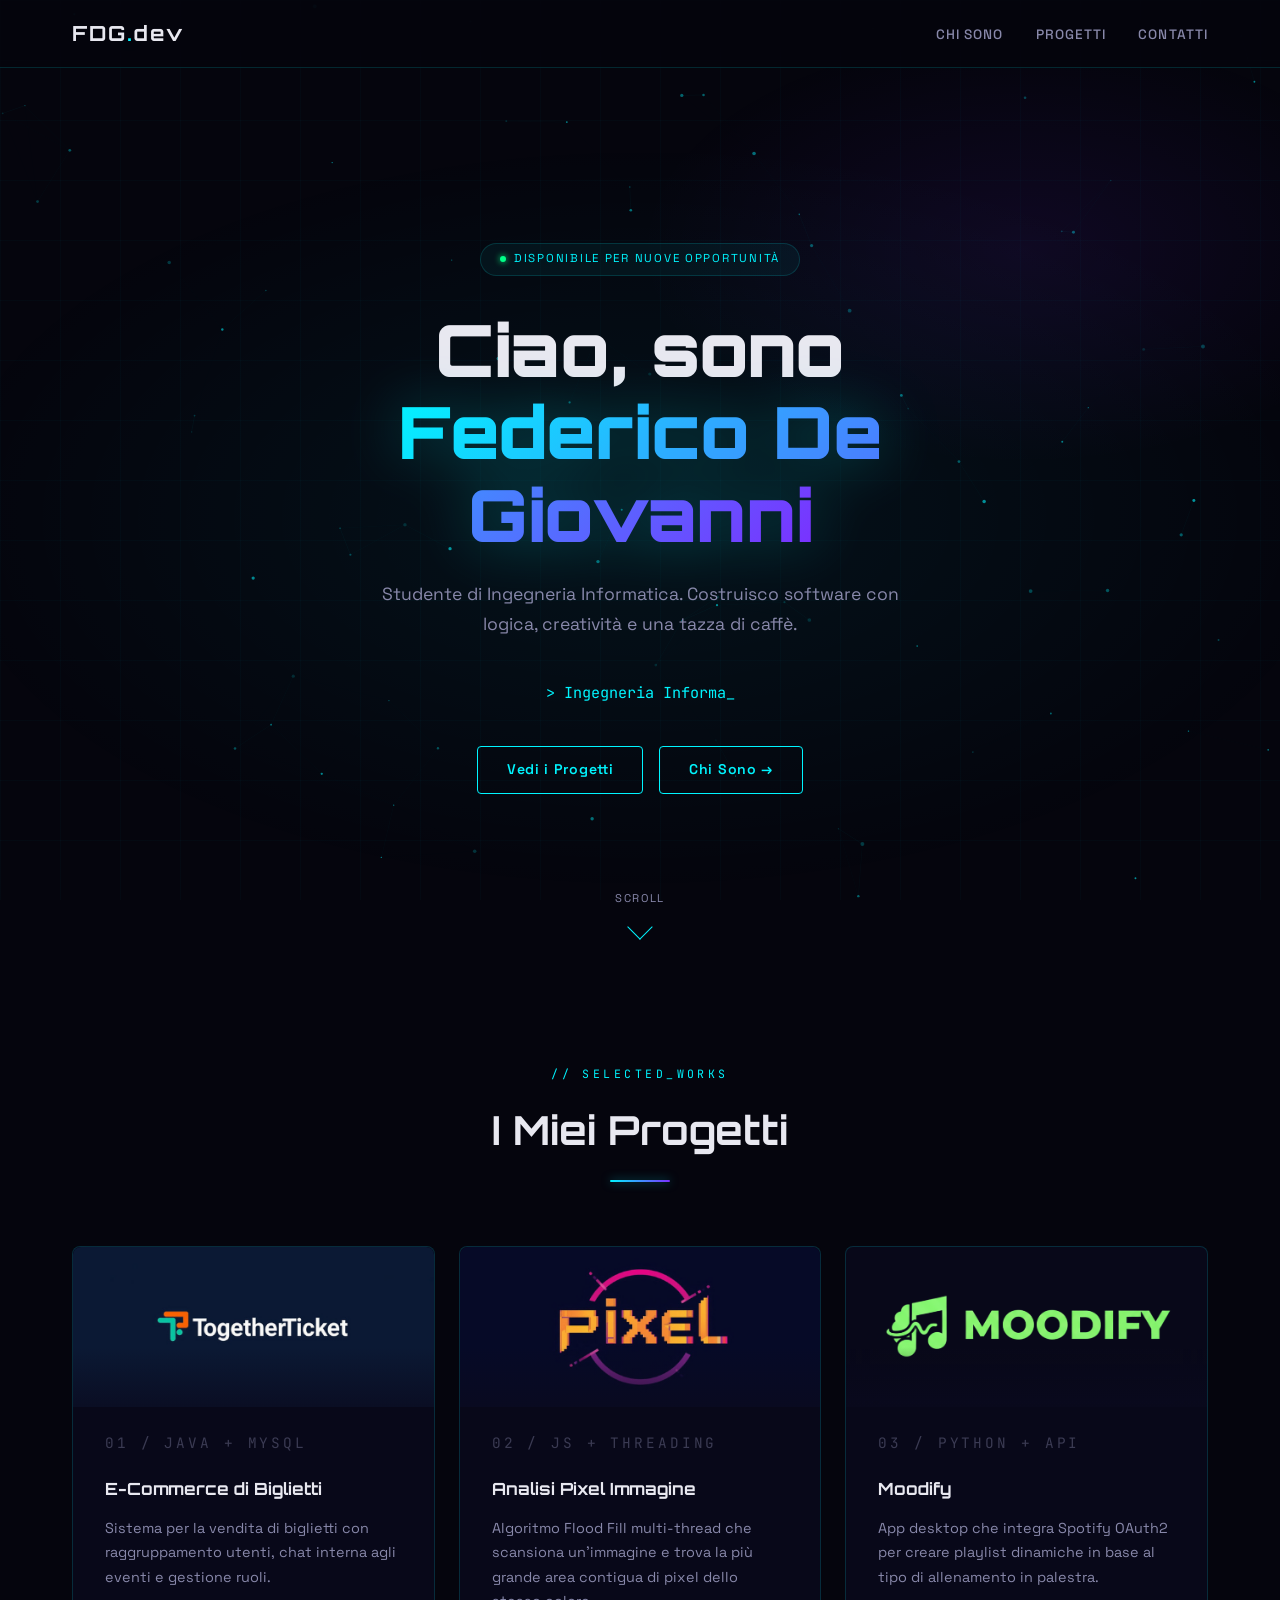
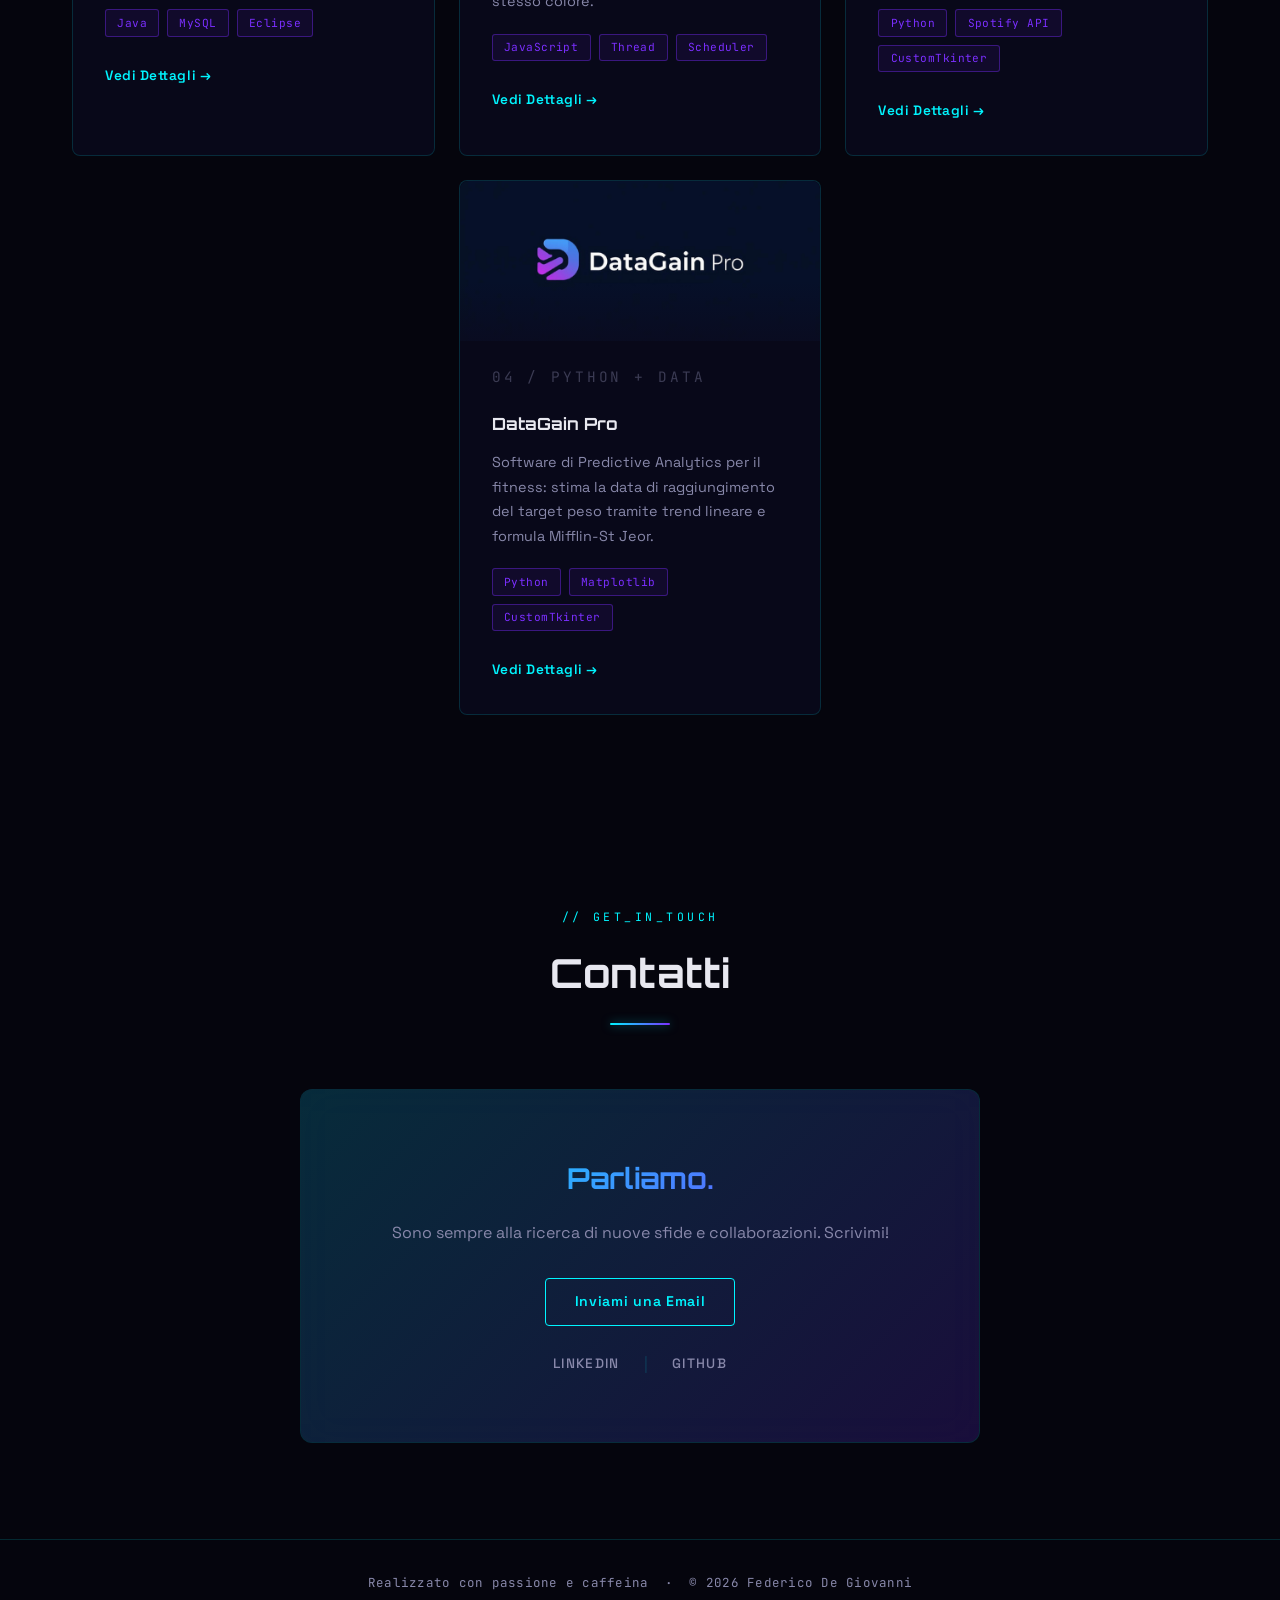
<file: index.html>
<!DOCTYPE html>
<html lang="it">
<head>
    <meta charset="UTF-8">
    <meta name="viewport" content="width=device-width, initial-scale=1.0">
    <title>Federico De Giovanni — Portfolio</title>
    <meta name="description" content="Portfolio di Federico De Giovanni, studente di Ingegneria Informatica a Pavia. Progetti in Java, Python, JavaScript e SQL.">
    <meta property="og:title" content="Federico De Giovanni — Portfolio">
    <meta property="og:description" content="Studente di Ingegneria Informatica. Progetti in Java, Python, JavaScript e SQL.">
    <meta property="og:type" content="website">
    <link rel="icon" href="favicon.svg" type="image/svg+xml">
    <link rel="stylesheet" href="style.css">
</head>
<body>

<canvas id="bg-canvas"></canvas>

<header>
    <div class="container">
        <h1><a href="index.html">FDG<span>.</span>dev</a></h1>
        <button class="nav-toggle" id="nav-toggle" aria-label="Menu">☰</button>
        <nav>
            <ul>
                <li><a href="chi-sono.html">Chi Sono</a></li>
                <li><a href="#progetti">Progetti</a></li>
                <li><a href="#contatti">Contatti</a></li>
            </ul>
        </nav>
    </div>
</header>

<section id="hero">
    <div class="hero-content">
        <div class="hero-badge">
            <span class="dot"></span>
            Disponibile per nuove opportunità
        </div>
        <h2>Ciao, sono<br><span class="highlight">Federico De Giovanni</span></h2>
        <p>Studente di Ingegneria Informatica. Costruisco software con logica, creatività e una tazza di caffè.</p>
        <div class="hero-typed">
            &gt;&nbsp;<span id="typed-text"></span><span class="cursor-blink">_</span>
        </div>
        <div class="hero-cta">
            <a href="#progetti" class="btn btn-primary">Vedi i Progetti</a>
            <a href="chi-sono.html" class="btn">Chi Sono &rarr;</a>
        </div>
    </div>
    <div class="scroll-indicator">
        <span>Scroll</span>
        <div class="arrow"></div>
    </div>
</section>

<section id="progetti">
    <div class="container">
        <div class="section-header reveal">
            <p class="section-eyebrow">// selected_works</p>
            <h3>I Miei Progetti</h3>
            <div class="section-line"></div>
        </div>
        <div class="grid-progetti">

            <div class="card reveal">
                <div class="card-thumb"><img src="thumb-biglietti.png" alt="TogetherTicket preview" loading="lazy"></div>
                <p class="card-number">01 / JAVA + MYSQL</p>
                <h4>E-Commerce di Biglietti</h4>
                <p>Sistema per la vendita di biglietti con raggruppamento utenti, chat interna agli eventi e gestione ruoli.</p>
                <div class="tags">
                    <span>Java</span><span>MySQL</span><span>Eclipse</span>
                </div>
                <a href="progetto-biglietti.html" class="project-link">Vedi Dettagli &rarr;</a>
            </div>

            <div class="card reveal">
                <div class="card-thumb"><img src="thumb-pixel.png" alt="Pixel preview" loading="lazy"></div>
                <p class="card-number">02 / JS + THREADING</p>
                <h4>Analisi Pixel Immagine</h4>
                <p>Algoritmo Flood Fill multi-thread che scansiona un'immagine e trova la più grande area contigua di pixel dello stesso colore.</p>
                <div class="tags">
                    <span>JavaScript</span><span>Thread</span><span>Scheduler</span>
                </div>
                <a href="progetto-pixel.html" class="project-link">Vedi Dettagli &rarr;</a>
            </div>

            <div class="card reveal">
                <div class="card-thumb"><img src="thumb-moodify.png" alt="Moodify preview" loading="lazy"></div>
                <p class="card-number">03 / PYTHON + API</p>
                <h4>Moodify</h4>
                <p>App desktop che integra Spotify OAuth2 per creare playlist dinamiche in base al tipo di allenamento in palestra.</p>
                <div class="tags">
                    <span>Python</span><span>Spotify API</span><span>CustomTkinter</span>
                </div>
                <a href="progetto-spotify.html" class="project-link">Vedi Dettagli &rarr;</a>
            </div>

            <div class="card reveal card-center">
                <div class="card-thumb"><img src="thumb-datagain.png" alt="DataGain Pro preview" loading="lazy"></div>
                <p class="card-number">04 / PYTHON + DATA</p>
                <h4>DataGain Pro</h4>
                <p>Software di Predictive Analytics per il fitness: stima la data di raggiungimento del target peso tramite trend lineare e formula Mifflin-St Jeor.</p>
                <div class="tags">
                    <span>Python</span><span>Matplotlib</span><span>CustomTkinter</span>
                </div>
                <a href="progetto-datagain.html" class="project-link">Vedi Dettagli &rarr;</a>
            </div>

        </div>
    </div>
</section>

<section id="contatti">
    <div class="container">
        <div class="section-header reveal">
            <p class="section-eyebrow">// get_in_touch</p>
            <h3>Contatti</h3>
            <div class="section-line"></div>
        </div>
        <div class="contact-box reveal">
            <h3>Parliamo.</h3>
            <p>Sono sempre alla ricerca di nuove sfide e collaborazioni. Scrivimi!</p>
            <div class="social-links">
                <a href="mailto:fededegio2003@gmail.com" class="btn">Inviami una Email</a>
                <div class="links-row">
                    <a href="https://www.linkedin.com/in/federico-de-giovanni-a47a843b2/" target="_blank">LinkedIn</a>
                    <span>|</span>
                    <a href="https://github.com/fede2303" target="_blank">GitHub</a>
                </div>
            </div>
        </div>
    </div>
</section>

<footer>
    <p>Realizzato con passione e caffeina &nbsp;·&nbsp; © 2026 Federico De Giovanni</p>
</footer>

<script src="script.js"></script>

</body>
</html>
</file>
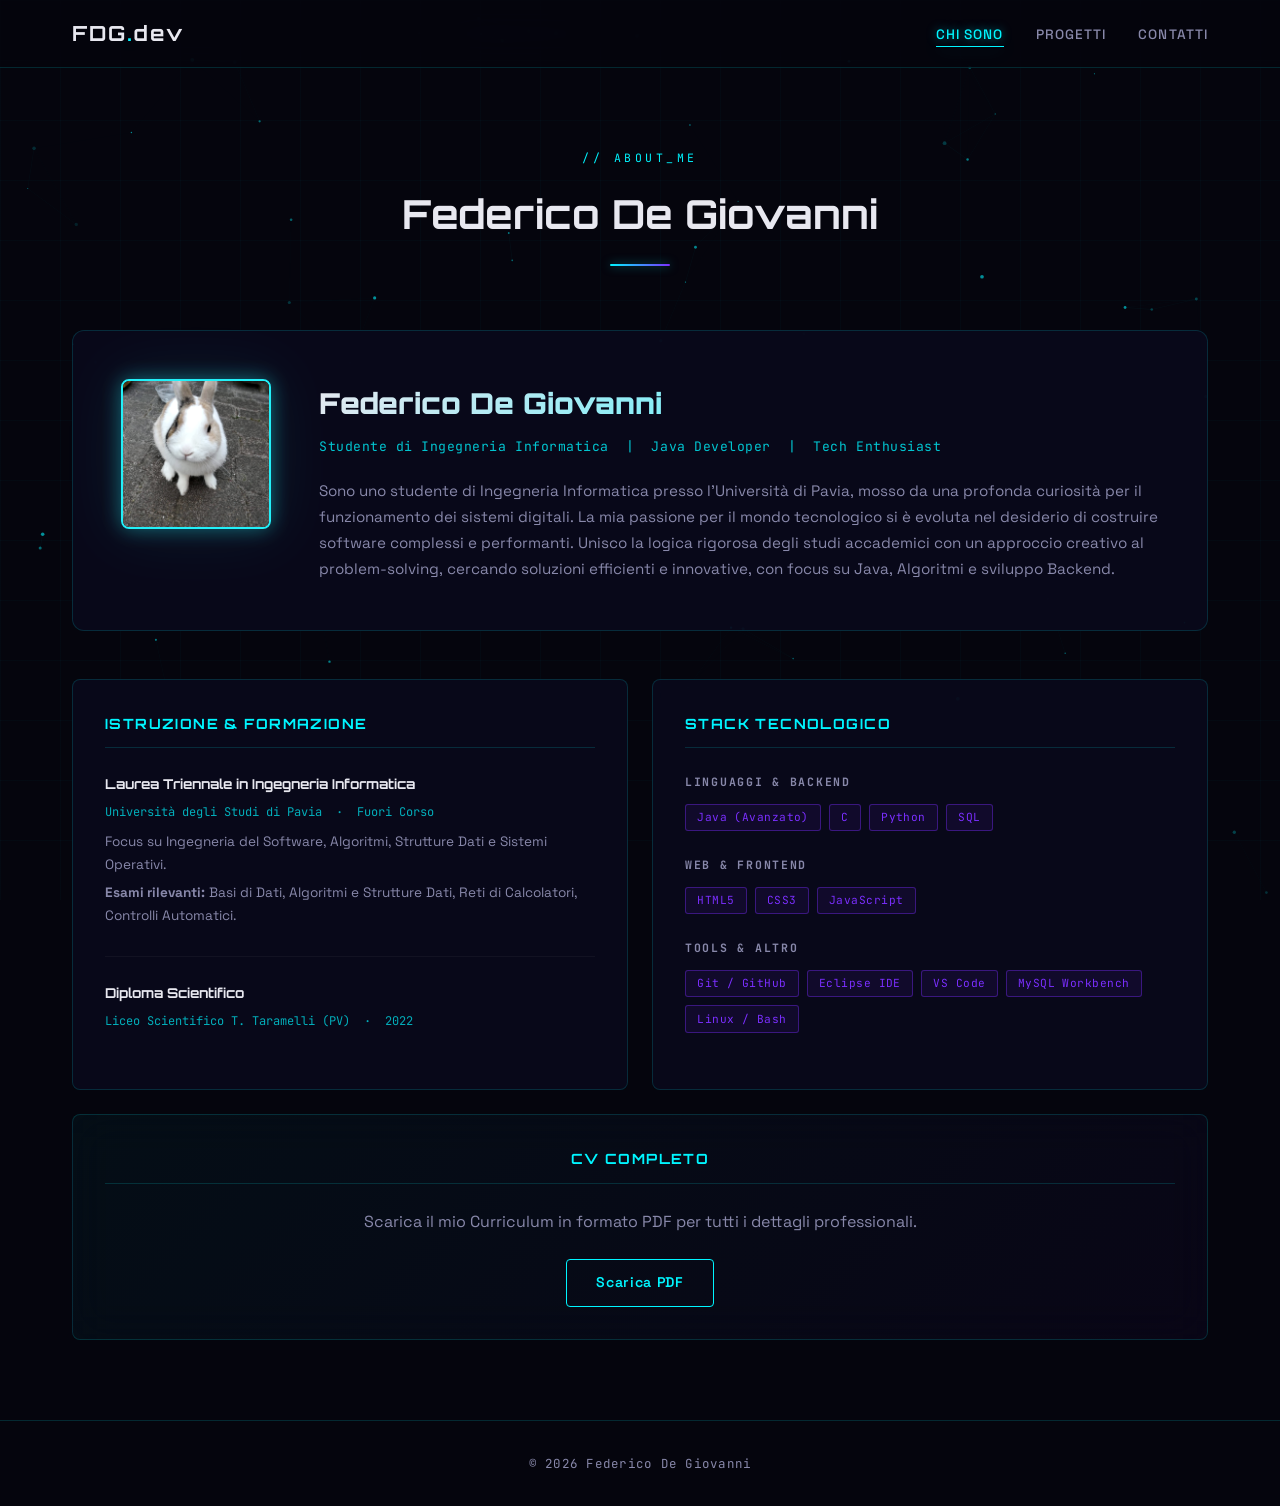
<file: chi-sono.html>
<!DOCTYPE html>
<html lang="it">
<head>
    <meta charset="UTF-8">
    <meta name="viewport" content="width=device-width, initial-scale=1.0">
    <title>Chi Sono — Federico De Giovanni</title>
    <meta name="description" content="Chi sono: Federico De Giovanni, studente di Ingegneria Informatica a Pavia. Stack Java, Python, SQL, JavaScript. Scarica il CV.">
    <meta property="og:title" content="Chi Sono — Federico De Giovanni">
    <meta property="og:description" content="Studente di Ingegneria Informatica, Java Developer, Tech Enthusiast. Università di Pavia.">
    <meta property="og:type" content="website">
    <link rel="icon" href="favicon.svg" type="image/svg+xml">
    <link rel="stylesheet" href="style.css">
</head>
<body>

<canvas id="bg-canvas"></canvas>

<header>
    <div class="container">
        <h1><a href="index.html">FDG<span>.</span>dev</a></h1>
        <button class="nav-toggle" id="nav-toggle" aria-label="Menu">☰</button>
        <nav>
            <ul>
                <li><a href="chi-sono.html" class="active">Chi Sono</a></li>
                <li><a href="index.html#progetti">Progetti</a></li>
                <li><a href="index.html#contatti">Contatti</a></li>
            </ul>
        </nav>
    </div>
</header>

<section class="page-section">
    <div class="container">

        <div class="section-header reveal">
            <p class="section-eyebrow">// about_me</p>
            <h3>Federico De Giovanni</h3>
            <div class="section-line"></div>
        </div>

        <div class="profile-header reveal">
            <img src="foto-profilo.JPEG" alt="Federico De Giovanni" class="profile-pic" loading="lazy">
            <div class="profile-bio">
                <h2>Federico De Giovanni</h2>
                <p class="subtitle">Studente di Ingegneria Informatica &nbsp;|&nbsp; Java Developer &nbsp;|&nbsp; Tech Enthusiast</p>
                <p>
                    Sono uno studente di Ingegneria Informatica presso l'Università di Pavia, mosso da una profonda curiosità per il
                    funzionamento dei sistemi digitali. La mia passione per il mondo tecnologico si è evoluta nel desiderio di costruire
                    software complessi e performanti. Unisco la logica rigorosa degli studi accademici con un approccio creativo al
                    problem-solving, cercando soluzioni efficienti e innovative, con focus su Java, Algoritmi e sviluppo Backend.
                </p>
            </div>
        </div>

        <div class="cv-layout">

            <div class="cv-section reveal">
                <h3>Istruzione &amp; Formazione</h3>

                <div class="education-item">
                    <h4>Laurea Triennale in Ingegneria Informatica</h4>
                    <p class="institution">Università degli Studi di Pavia &nbsp;·&nbsp; Fuori Corso</p>
                    <p class="details">Focus su Ingegneria del Software, Algoritmi, Strutture Dati e Sistemi Operativi.</p>
                    <p class="exams"><strong>Esami rilevanti:</strong> Basi di Dati, Algoritmi e Strutture Dati, Reti di Calcolatori, Controlli Automatici.</p>
                </div>

                <div class="education-item">
                    <h4>Diploma Scientifico</h4>
                    <p class="institution">Liceo Scientifico T. Taramelli (PV) &nbsp;·&nbsp; 2022</p>
                </div>
            </div>

            <div class="cv-section reveal">
                <h3>Stack Tecnologico</h3>

                <div class="skill-category">
                    <h4>Linguaggi &amp; Backend</h4>
                    <div class="tags">
                        <span>Java (Avanzato)</span>
                        <span>C</span>
                        <span>Python</span>
                        <span>SQL</span>
                    </div>
                </div>

                <div class="skill-category">
                    <h4>Web &amp; Frontend</h4>
                    <div class="tags">
                        <span>HTML5</span>
                        <span>CSS3</span>
                        <span>JavaScript</span>
                    </div>
                </div>

                <div class="skill-category">
                    <h4>Tools &amp; Altro</h4>
                    <div class="tags">
                        <span>Git / GitHub</span>
                        <span>Eclipse IDE</span>
                        <span>VS Code</span>
                        <span>MySQL Workbench</span>
                        <span>Linux / Bash</span>
                    </div>
                </div>
            </div>

            <div class="cv-section download-section reveal">
                <h3>CV Completo</h3>
                <p>Scarica il mio Curriculum in formato PDF per tutti i dettagli professionali.</p>
                <a href="" download class="btn">Scarica PDF</a>
            </div>

        </div>

    </div>
</section>

<footer>
    <p>© 2026 Federico De Giovanni</p>
</footer>

<script src="script.js"></script>

</body>
</html>
</file>
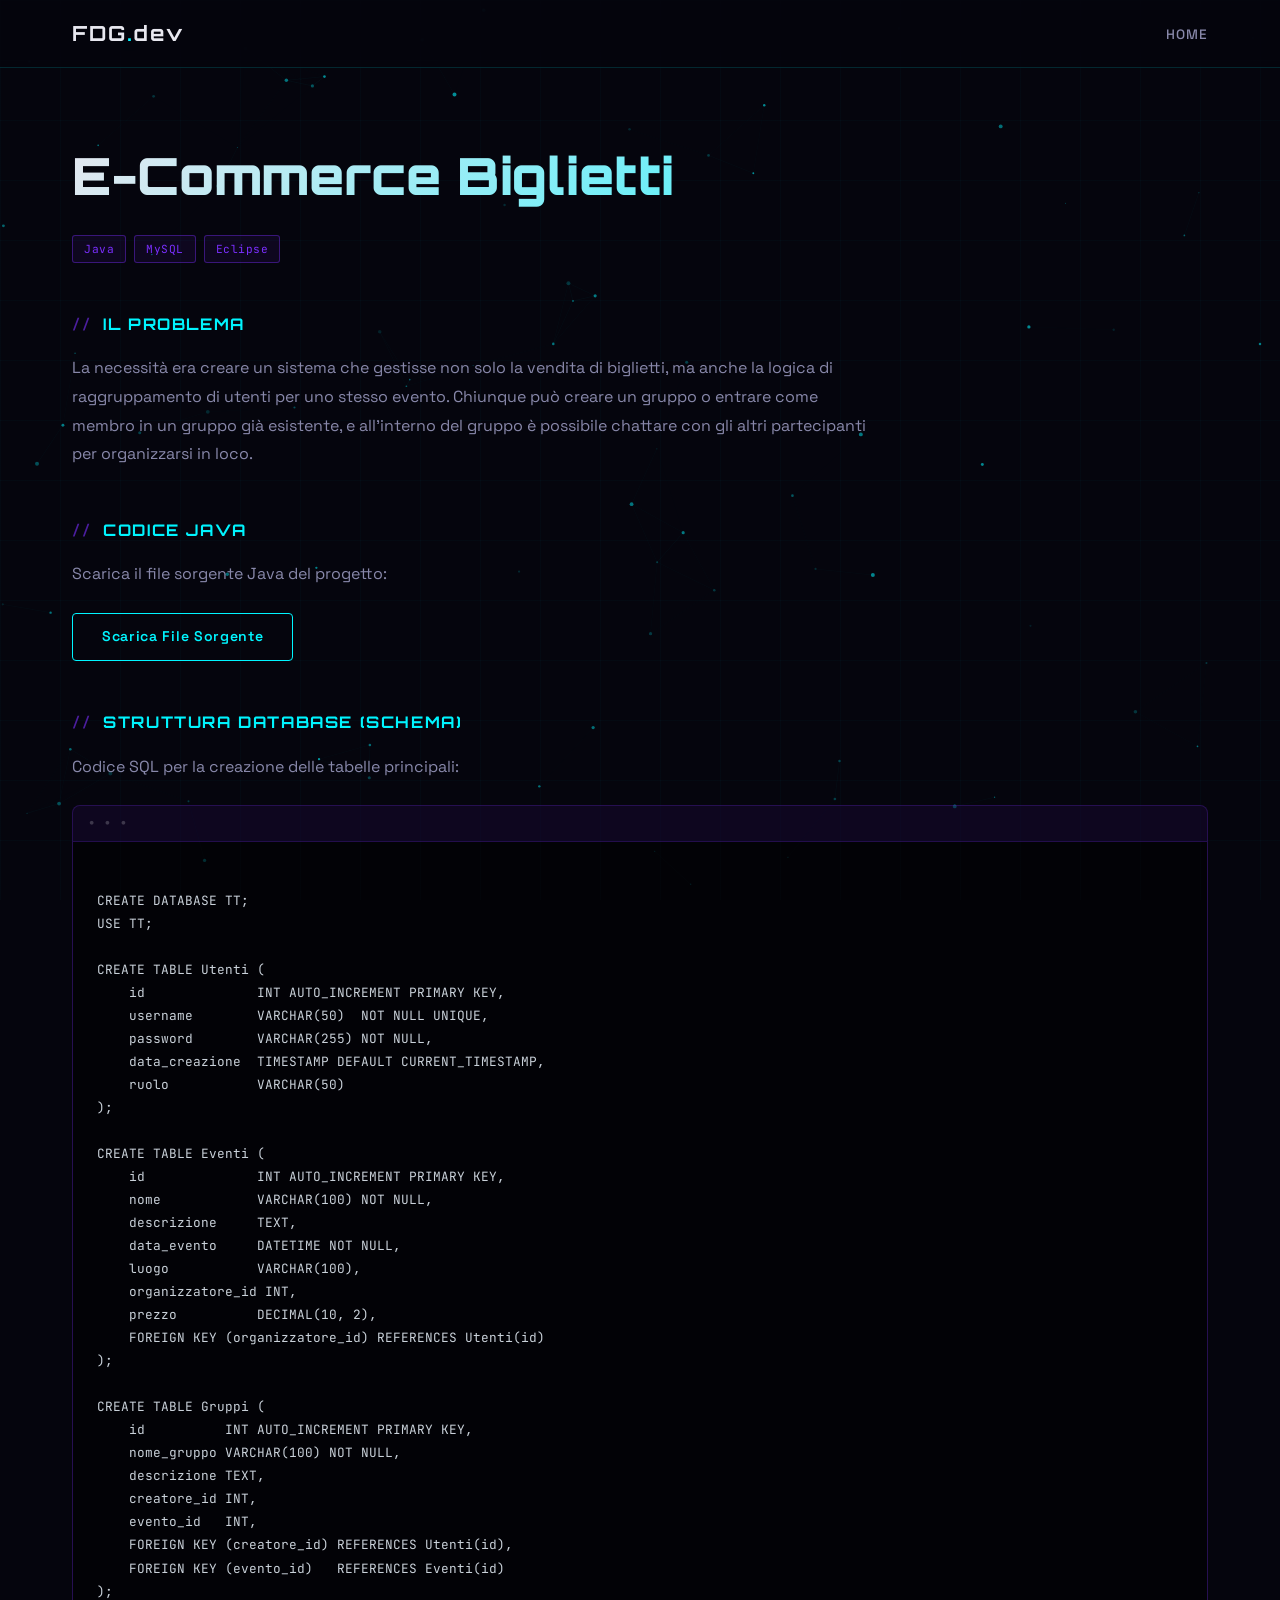
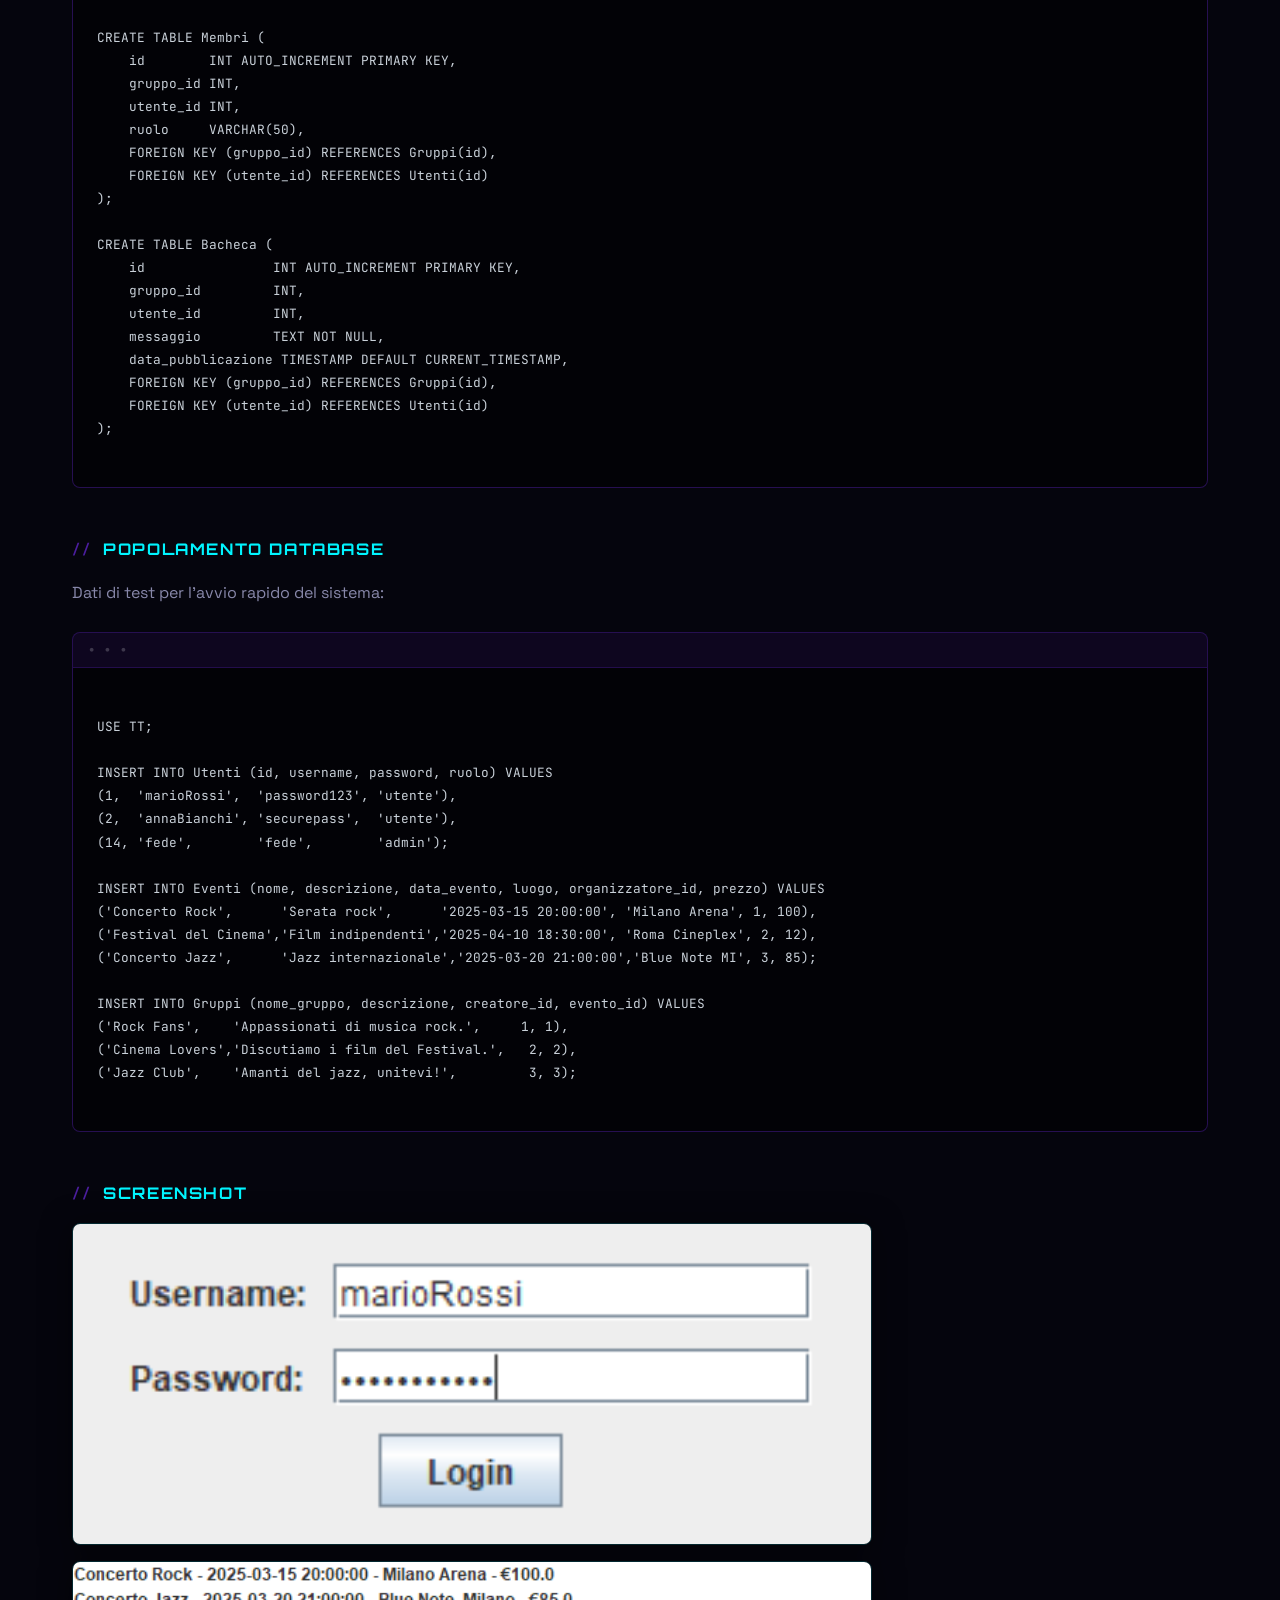
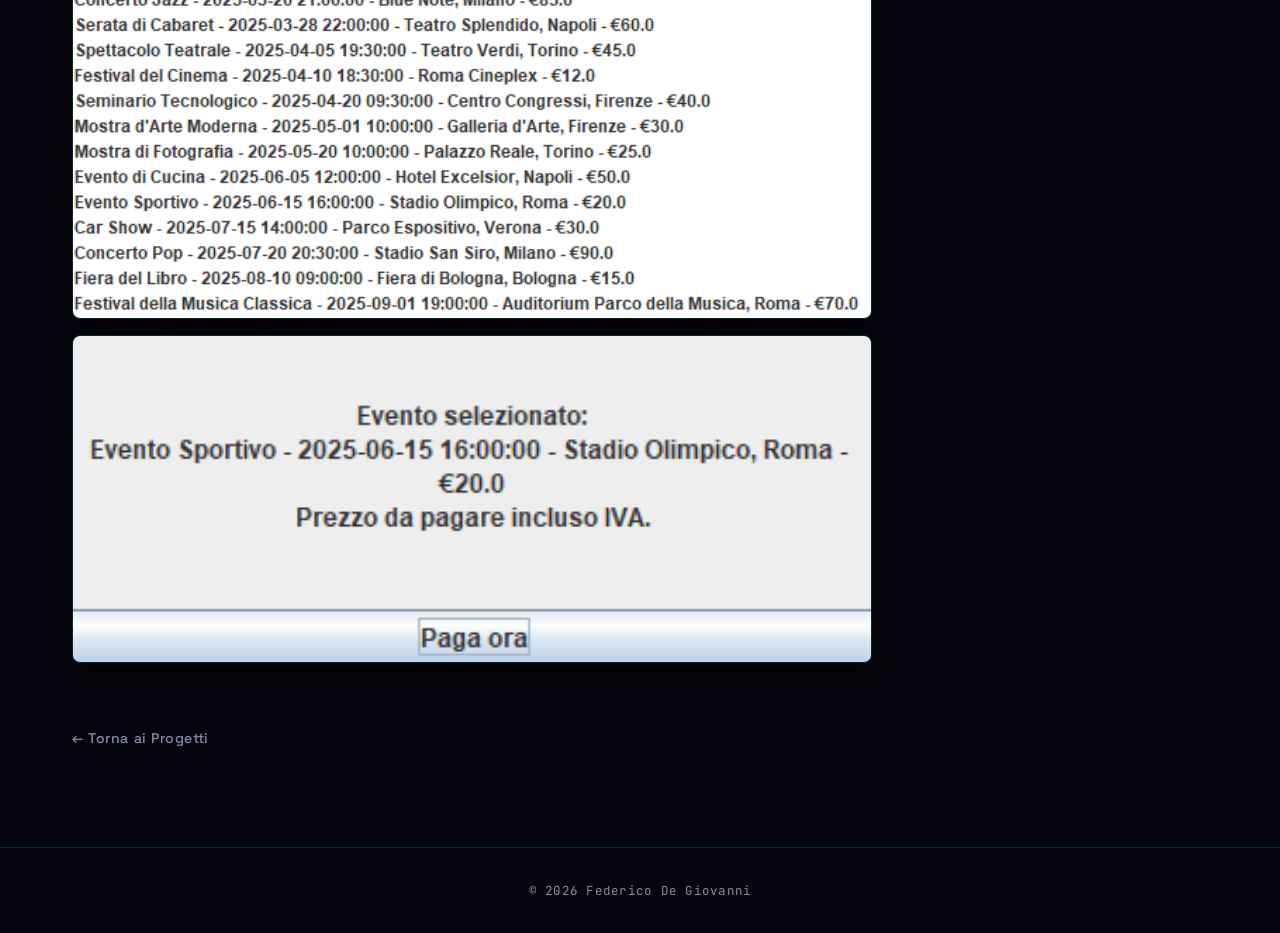
<file: progetto-biglietti.html>
<!DOCTYPE html>
<html lang="it">
<head>
    <meta charset="UTF-8">
    <meta name="viewport" content="width=device-width, initial-scale=1.0">
    <title>E-Commerce Biglietti — Federico De Giovanni</title>
    <meta name="description" content="Progetto E-Commerce Biglietti: sistema Java + MySQL per la vendita di biglietti con gruppi utenti e chat integrata.">
    <meta property="og:title" content="E-Commerce Biglietti — Federico De Giovanni">
    <meta property="og:description" content="Sistema Java + MySQL per vendita biglietti, gruppi evento e bacheca di gruppo.">
    <meta property="og:type" content="website">
    <link rel="icon" href="favicon.svg" type="image/svg+xml">
    <link rel="stylesheet" href="style.css">
</head>
<body>

<canvas id="bg-canvas"></canvas>

<header>
    <div class="container">
        <h1><a href="index.html">FDG<span>.</span>dev</a></h1>
        <button class="nav-toggle" id="nav-toggle" aria-label="Menu">☰</button>
        <nav>
            <ul>
                <li><a href="index.html">Home</a></li>
            </ul>
        </nav>
    </div>
</header>

<section class="project-page">
    <div class="container">

        <div class="reveal">
            <h2>E-Commerce Biglietti</h2>
            <div class="tags" style="margin-bottom:2rem;">
                <span>Java</span><span>MySQL</span><span>Eclipse</span>
            </div>
        </div>

        <div class="project-details">

            <h3>Il Problema</h3>
            <p>
                La necessità era creare un sistema che gestisse non solo la vendita di biglietti, ma anche la logica di
                raggruppamento di utenti per uno stesso evento. Chiunque può creare un gruppo o entrare come membro in un
                gruppo già esistente, e all'interno del gruppo è possibile chattare con gli altri partecipanti per organizzarsi in loco.
            </p>

            <h3>Codice Java</h3>
            <p>Scarica il file sorgente Java del progetto:</p>
            <a href="src.zip/" download class="btn" style="margin-top:.5rem; display:inline-flex;">
                Scarica File Sorgente
            </a>

            <h3>Struttura Database (Schema)</h3>
            <p>Codice SQL per la creazione delle tabelle principali:</p>

            <pre class="code-box"><code>
CREATE DATABASE TT;
USE TT;

CREATE TABLE Utenti (
    id              INT AUTO_INCREMENT PRIMARY KEY,
    username        VARCHAR(50)  NOT NULL UNIQUE,
    password        VARCHAR(255) NOT NULL,
    data_creazione  TIMESTAMP DEFAULT CURRENT_TIMESTAMP,
    ruolo           VARCHAR(50)
);

CREATE TABLE Eventi (
    id              INT AUTO_INCREMENT PRIMARY KEY,
    nome            VARCHAR(100) NOT NULL,
    descrizione     TEXT,
    data_evento     DATETIME NOT NULL,
    luogo           VARCHAR(100),
    organizzatore_id INT,
    prezzo          DECIMAL(10, 2),
    FOREIGN KEY (organizzatore_id) REFERENCES Utenti(id)
);

CREATE TABLE Gruppi (
    id          INT AUTO_INCREMENT PRIMARY KEY,
    nome_gruppo VARCHAR(100) NOT NULL,
    descrizione TEXT,
    creatore_id INT,
    evento_id   INT,
    FOREIGN KEY (creatore_id) REFERENCES Utenti(id),
    FOREIGN KEY (evento_id)   REFERENCES Eventi(id)
);

CREATE TABLE Membri (
    id        INT AUTO_INCREMENT PRIMARY KEY,
    gruppo_id INT,
    utente_id INT,
    ruolo     VARCHAR(50),
    FOREIGN KEY (gruppo_id) REFERENCES Gruppi(id),
    FOREIGN KEY (utente_id) REFERENCES Utenti(id)
);

CREATE TABLE Bacheca (
    id                INT AUTO_INCREMENT PRIMARY KEY,
    gruppo_id         INT,
    utente_id         INT,
    messaggio         TEXT NOT NULL,
    data_pubblicazione TIMESTAMP DEFAULT CURRENT_TIMESTAMP,
    FOREIGN KEY (gruppo_id) REFERENCES Gruppi(id),
    FOREIGN KEY (utente_id) REFERENCES Utenti(id)
);
            </code></pre>

            <h3>Popolamento Database</h3>
            <p>Dati di test per l'avvio rapido del sistema:</p>

            <pre class="code-box"><code>
USE TT;

INSERT INTO Utenti (id, username, password, ruolo) VALUES
(1,  'marioRossi',  'password123', 'utente'),
(2,  'annaBianchi', 'securepass',  'utente'),
(14, 'fede',        'fede',        'admin');

INSERT INTO Eventi (nome, descrizione, data_evento, luogo, organizzatore_id, prezzo) VALUES
('Concerto Rock',      'Serata rock',      '2025-03-15 20:00:00', 'Milano Arena', 1, 100),
('Festival del Cinema','Film indipendenti','2025-04-10 18:30:00', 'Roma Cineplex', 2, 12),
('Concerto Jazz',      'Jazz internazionale','2025-03-20 21:00:00','Blue Note MI', 3, 85);

INSERT INTO Gruppi (nome_gruppo, descrizione, creatore_id, evento_id) VALUES
('Rock Fans',    'Appassionati di musica rock.',     1, 1),
('Cinema Lovers','Discutiamo i film del Festival.',   2, 2),
('Jazz Club',    'Amanti del jazz, unitevi!',         3, 3);
            </code></pre>

            <h3>Screenshot</h3>
            <img src="login.png"    alt="Login screen"    class="project-img" loading="lazy">
            <img src="eventi.png"   alt="Events screen"   class="project-img" loading="lazy">
            <img src="pagamento.png" alt="Payment screen" class="project-img" loading="lazy">

        </div>

        <a href="index.html#progetti" class="back-link">&larr; Torna ai Progetti</a>

    </div>
</section>

<footer>
    <p>© 2026 Federico De Giovanni</p>
</footer>

<script src="script.js"></script>

</body>
</html>
</file>
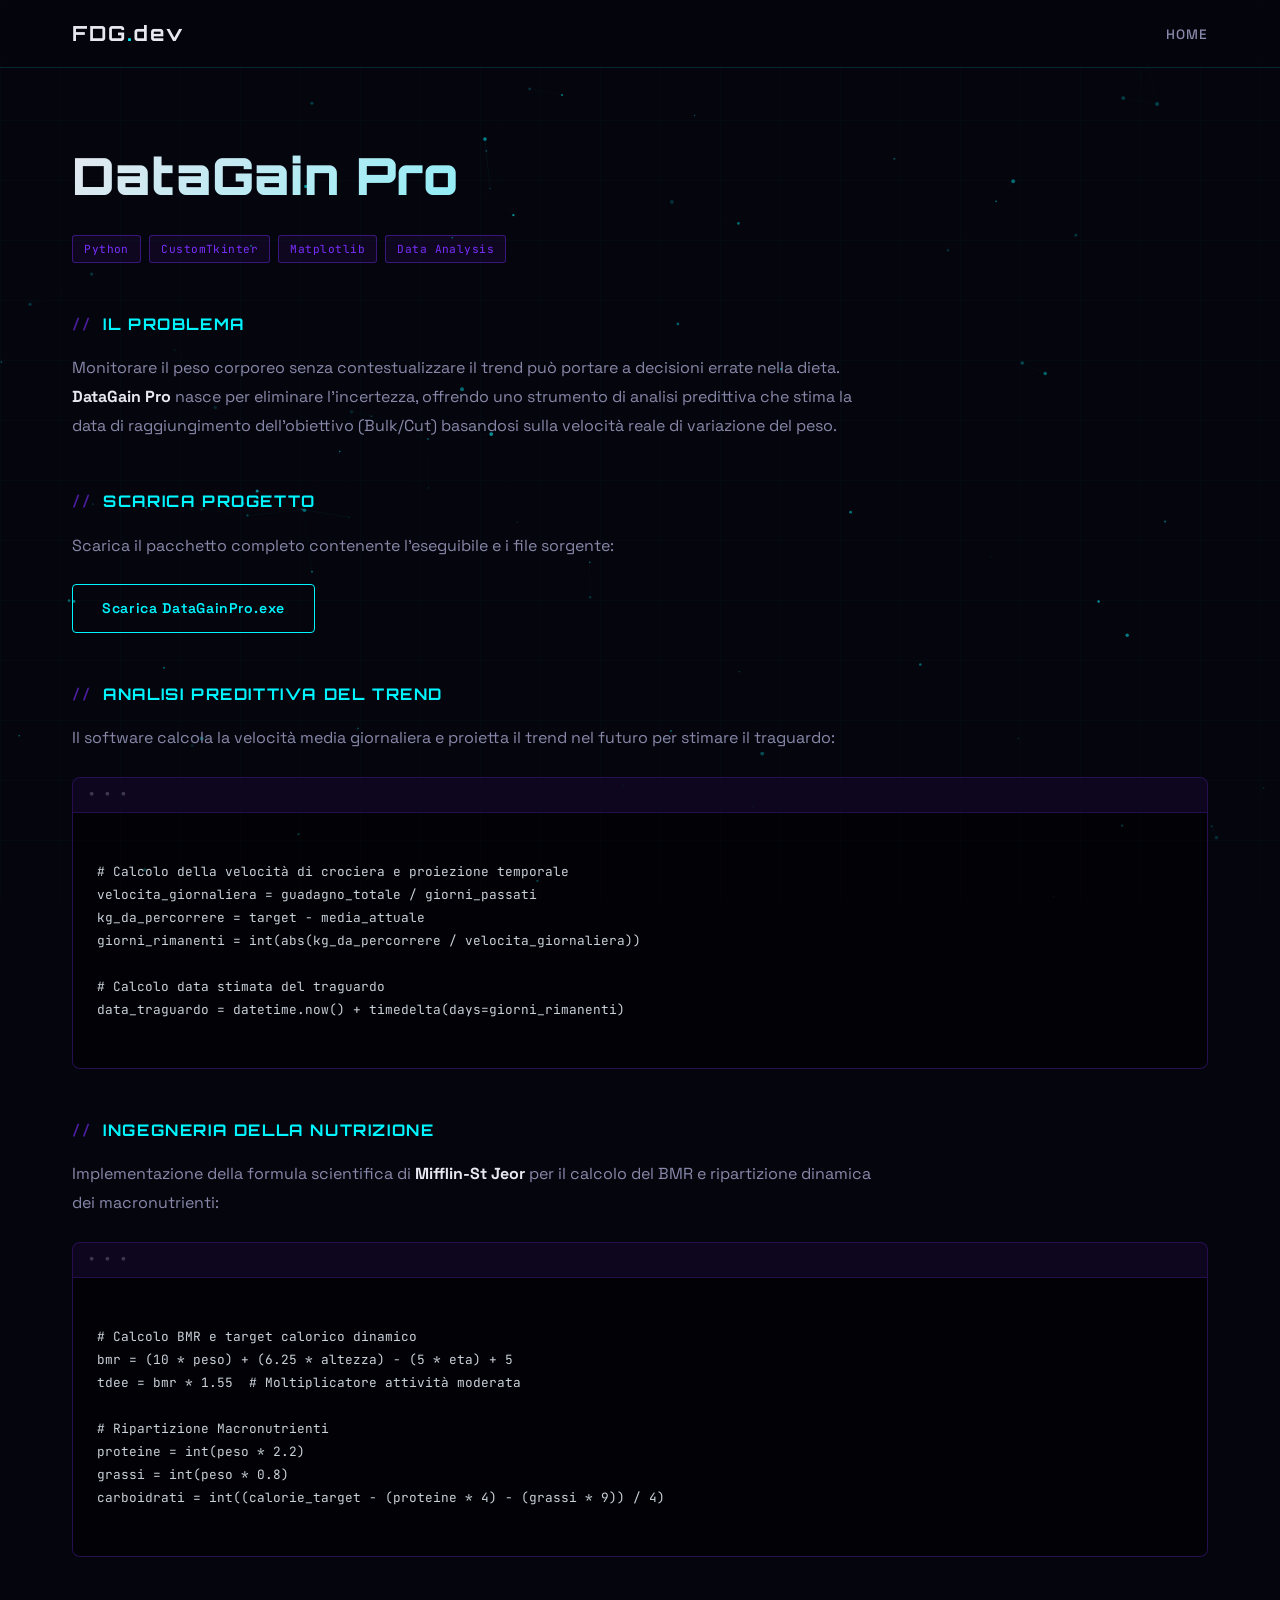
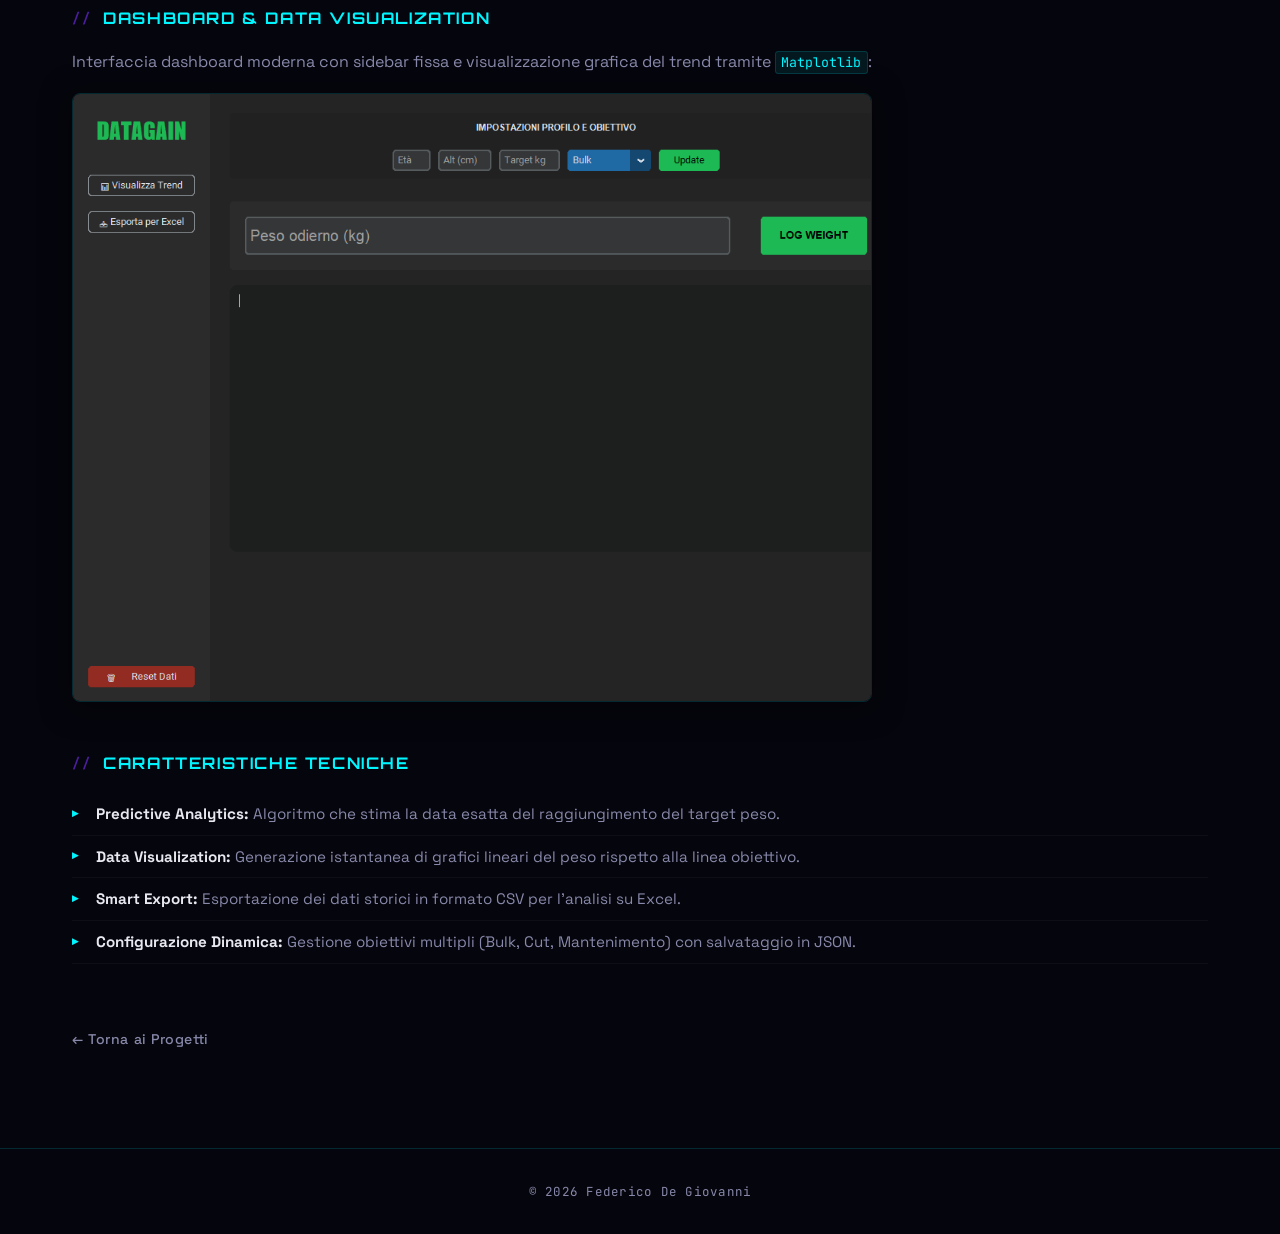
<file: progetto-datagain.html>
<!DOCTYPE html>
<html lang="it">
<head>
    <meta charset="UTF-8">
    <meta name="viewport" content="width=device-width, initial-scale=1.0">
    <title>DataGain Pro — Federico De Giovanni</title>
    <meta name="description" content="DataGain Pro: software Python di predictive analytics per il fitness con stima del target peso, formula Mifflin-St Jeor e grafici Matplotlib.">
    <meta property="og:title" content="DataGain Pro — Federico De Giovanni">
    <meta property="og:description" content="Software Python per analisi predittiva del peso corporeo con dashboard Matplotlib e calcolo macronutrienti.">
    <meta property="og:type" content="website">
    <link rel="icon" href="favicon.svg" type="image/svg+xml">
    <link rel="stylesheet" href="style.css">
</head>
<body>

<canvas id="bg-canvas"></canvas>

<header>
    <div class="container">
        <h1><a href="index.html">FDG<span>.</span>dev</a></h1>
        <button class="nav-toggle" id="nav-toggle" aria-label="Menu">☰</button>
        <nav>
            <ul>
                <li><a href="index.html">Home</a></li>
            </ul>
        </nav>
    </div>
</header>

<section class="project-page">
    <div class="container">

        <div class="reveal">
            <h2>DataGain Pro</h2>
            <div class="tags" style="margin-bottom:2rem;">
                <span>Python</span><span>CustomTkinter</span><span>Matplotlib</span><span>Data Analysis</span>
            </div>
        </div>

        <div class="project-details">

            <h3>Il Problema</h3>
            <p>
                Monitorare il peso corporeo senza contestualizzare il trend può portare a decisioni errate nella dieta.
                <strong>DataGain Pro</strong> nasce per eliminare l'incertezza, offrendo uno strumento di analisi predittiva
                che stima la data di raggiungimento dell'obiettivo (Bulk/Cut) basandosi sulla velocità reale di variazione del peso.
            </p>

            <h3>Scarica Progetto</h3>
            <p>Scarica il pacchetto completo contenente l'eseguibile e i file sorgente:</p>
            <a href="DataGainPro.exe" download class="btn" style="margin-top:.5rem; display:inline-flex;">
                Scarica DataGainPro.exe
            </a>

            <h3>Analisi Predittiva del Trend</h3>
            <p>Il software calcola la velocità media giornaliera e proietta il trend nel futuro per stimare il traguardo:</p>

            <pre class="code-box"><code>
# Calcolo della velocità di crociera e proiezione temporale
velocita_giornaliera = guadagno_totale / giorni_passati
kg_da_percorrere = target - media_attuale
giorni_rimanenti = int(abs(kg_da_percorrere / velocita_giornaliera))

# Calcolo data stimata del traguardo
data_traguardo = datetime.now() + timedelta(days=giorni_rimanenti)
            </code></pre>

            <h3>Ingegneria della Nutrizione</h3>
            <p>Implementazione della formula scientifica di <strong>Mifflin-St Jeor</strong> per il calcolo del BMR e ripartizione dinamica dei macronutrienti:</p>

            <pre class="code-box"><code>
# Calcolo BMR e target calorico dinamico
bmr = (10 * peso) + (6.25 * altezza) - (5 * eta) + 5
tdee = bmr * 1.55  # Moltiplicatore attività moderata

# Ripartizione Macronutrienti
proteine = int(peso * 2.2)
grassi = int(peso * 0.8)
carboidrati = int((calorie_target - (proteine * 4) - (grassi * 9)) / 4)
            </code></pre>

            <h3>Dashboard &amp; Data Visualization</h3>
            <p>Interfaccia dashboard moderna con sidebar fissa e visualizzazione grafica del trend tramite <code>Matplotlib</code>:</p>
            <img src="DataGain.png" alt="DataGain Pro Interface" class="project-img" loading="lazy">

            <h3>Caratteristiche Tecniche</h3>
            <ul>
                <li><strong>Predictive Analytics:</strong> Algoritmo che stima la data esatta del raggiungimento del target peso.</li>
                <li><strong>Data Visualization:</strong> Generazione istantanea di grafici lineari del peso rispetto alla linea obiettivo.</li>
                <li><strong>Smart Export:</strong> Esportazione dei dati storici in formato CSV per l'analisi su Excel.</li>
                <li><strong>Configurazione Dinamica:</strong> Gestione obiettivi multipli (Bulk, Cut, Mantenimento) con salvataggio in JSON.</li>
            </ul>

        </div>

        <a href="index.html#progetti" class="back-link">&larr; Torna ai Progetti</a>

    </div>
</section>

<footer>
    <p>© 2026 Federico De Giovanni</p>
</footer>

<script src="script.js"></script>

</body>
</html>
</file>
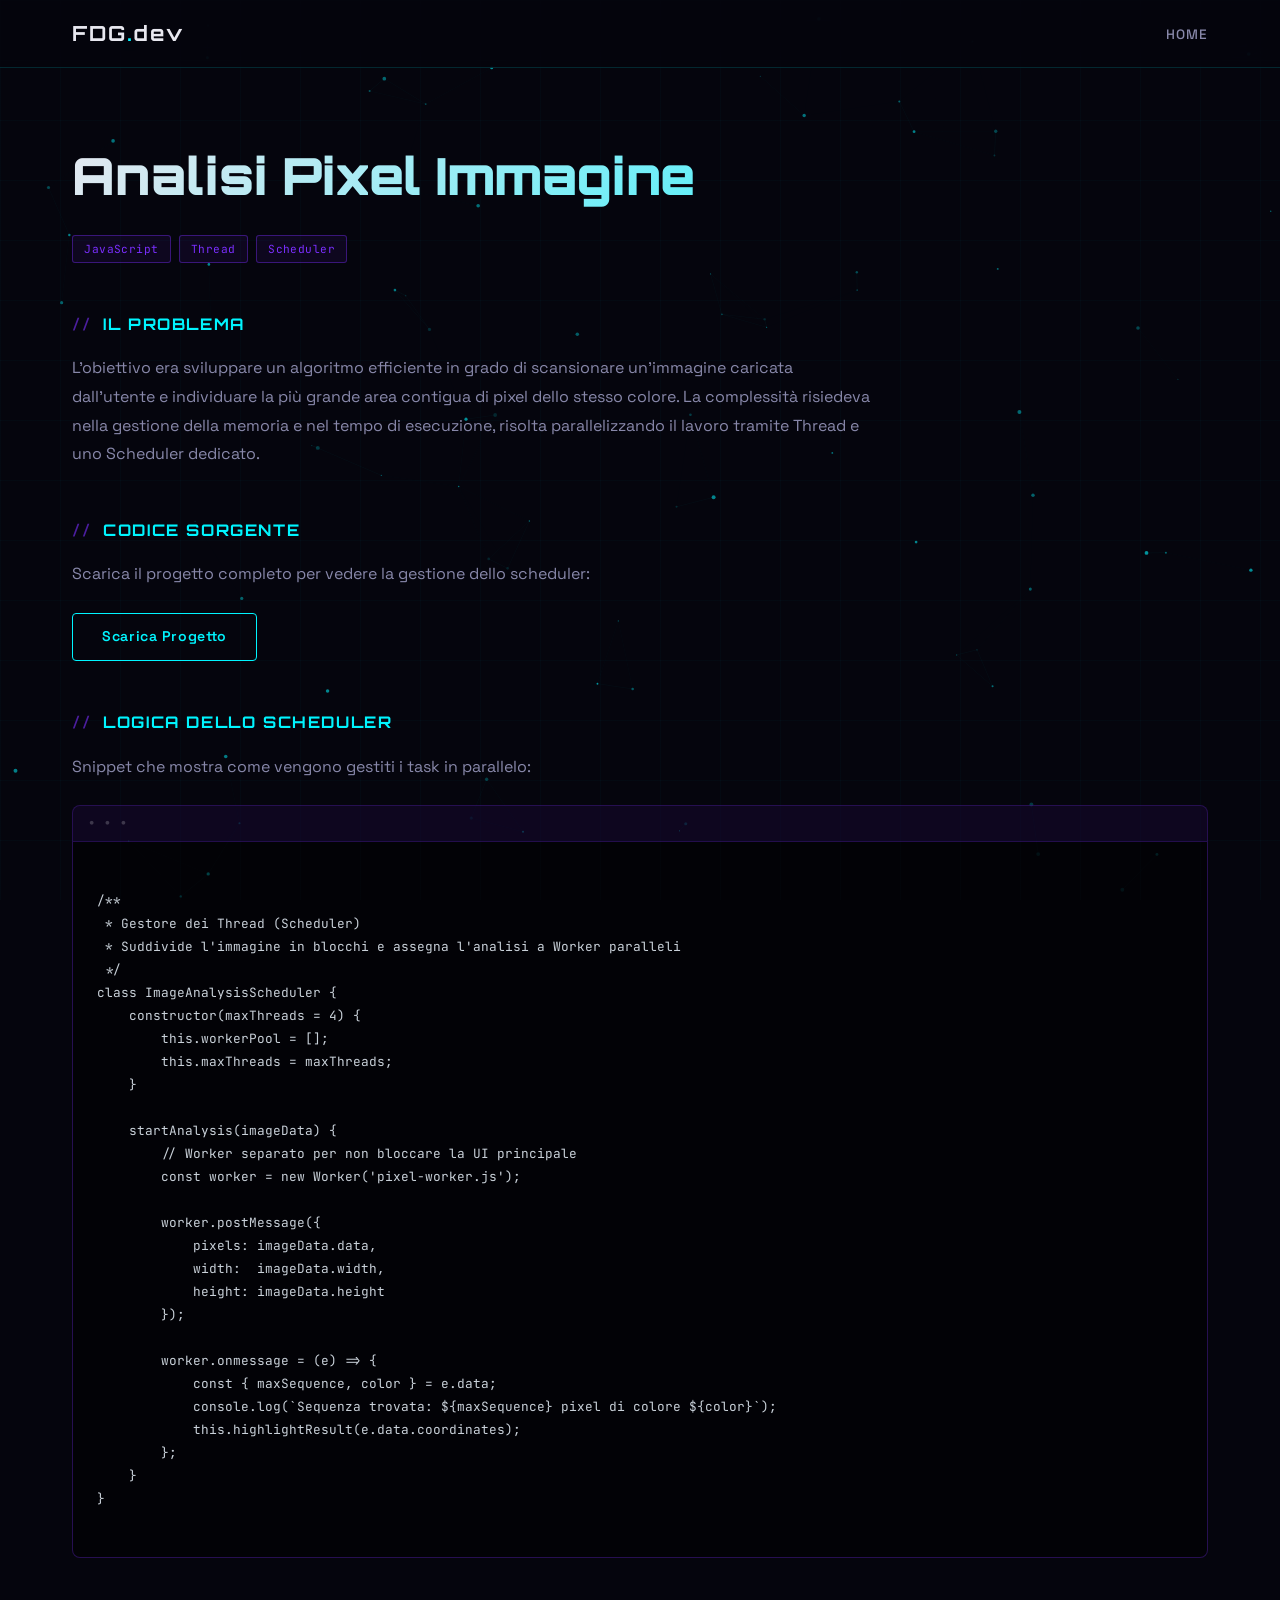
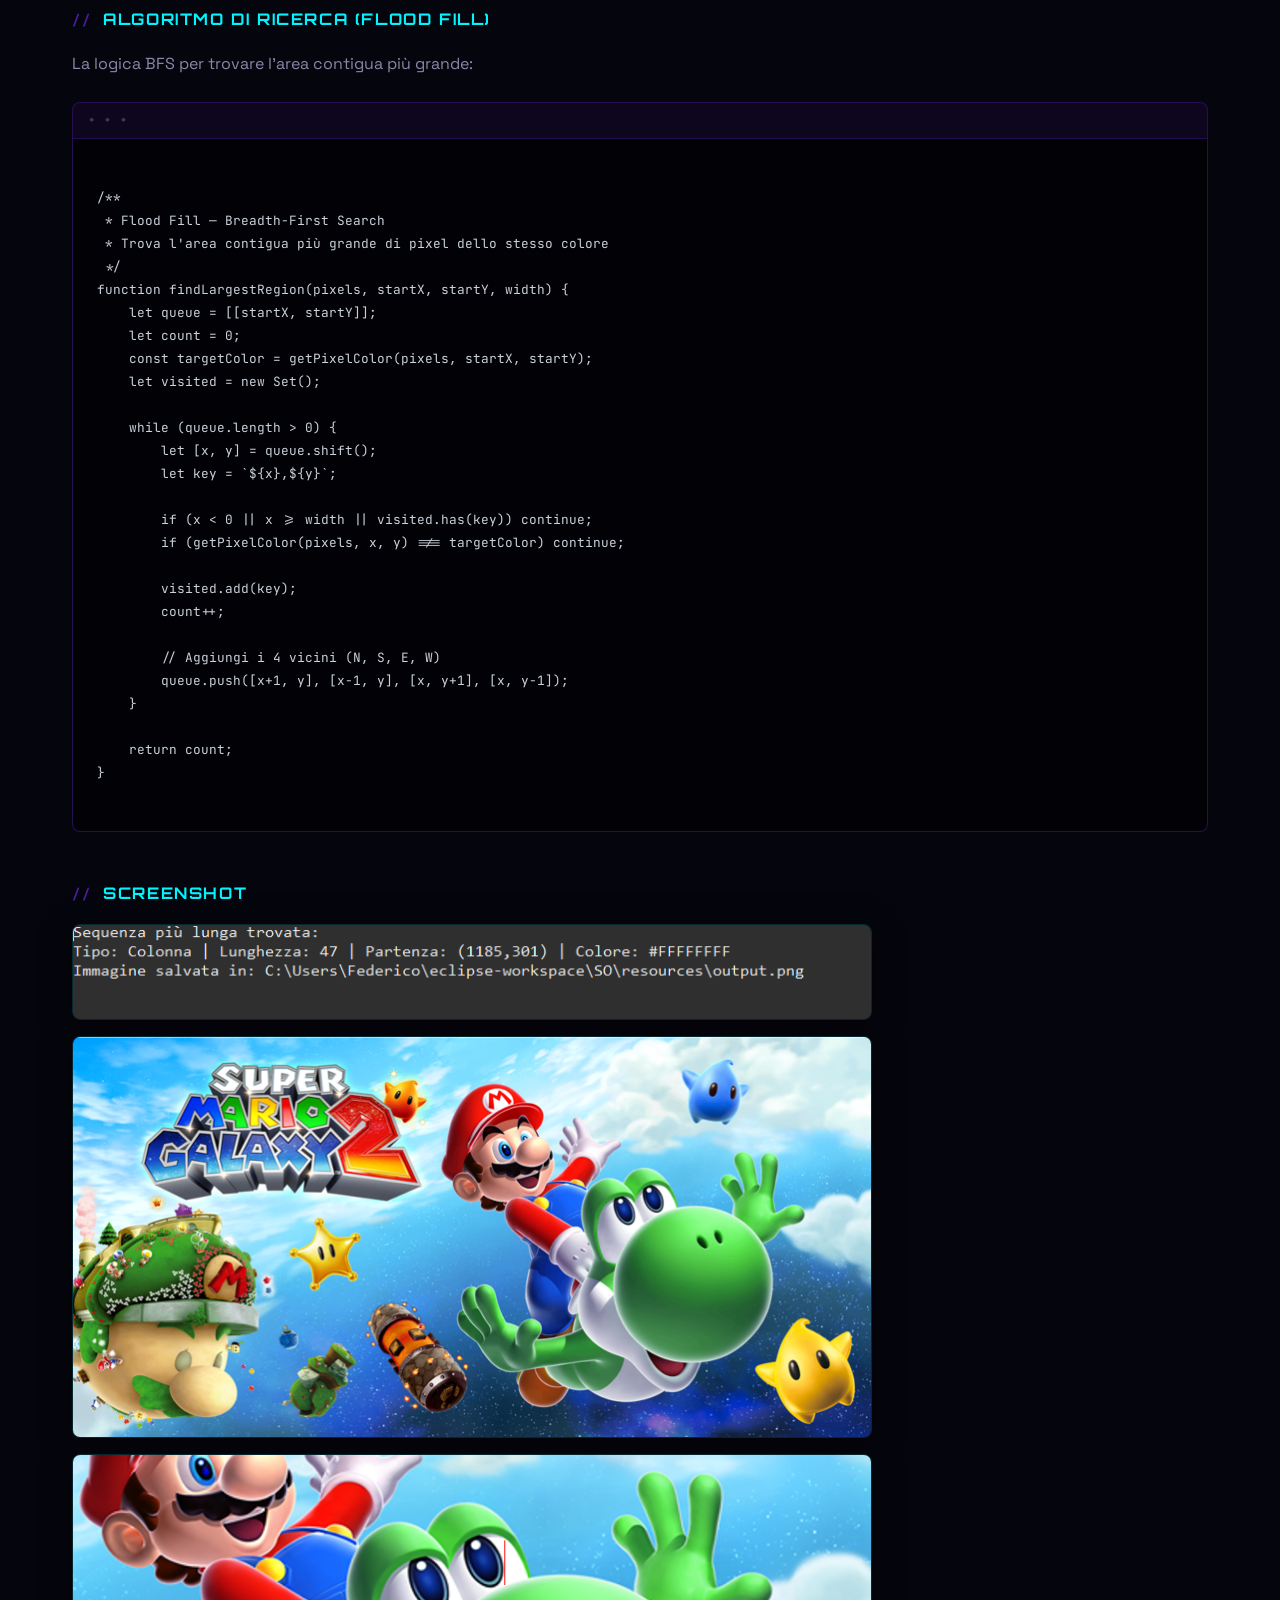
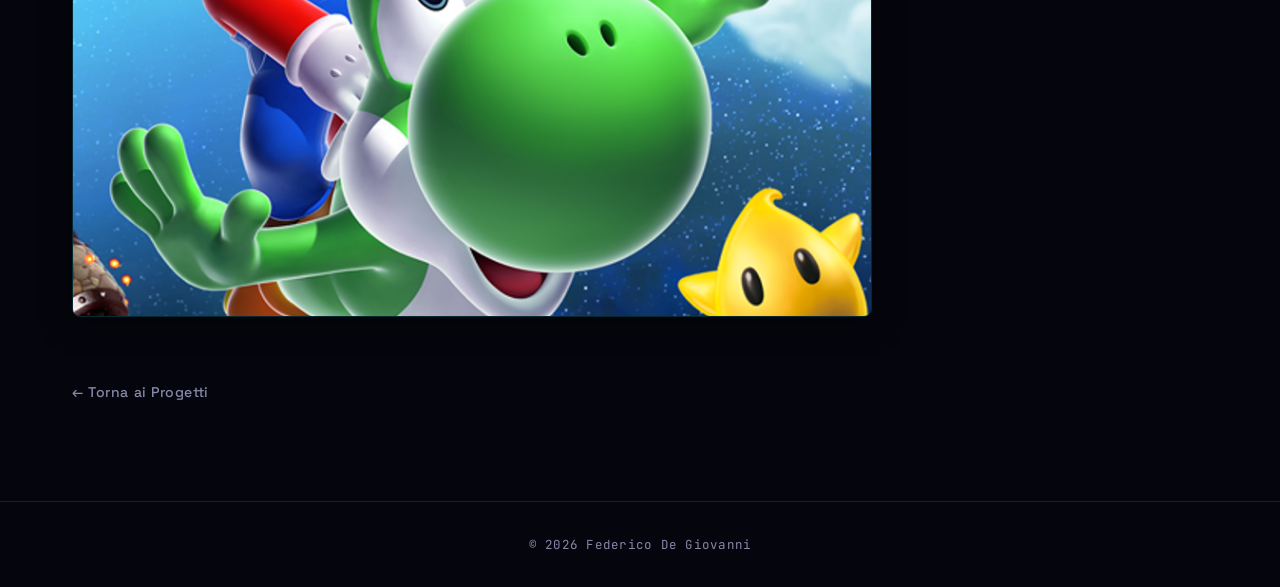
<file: progetto-pixel.html>
<!DOCTYPE html>
<html lang="it">
<head>
    <meta charset="UTF-8">
    <meta name="viewport" content="width=device-width, initial-scale=1.0">
    <title>Analisi Pixel — Federico De Giovanni</title>
    <meta name="description" content="Progetto Analisi Pixel: algoritmo Flood Fill multi-thread in JavaScript per trovare la più grande area contigua di pixel dello stesso colore.">
    <meta property="og:title" content="Analisi Pixel Immagine — Federico De Giovanni">
    <meta property="og:description" content="Algoritmo BFS + Web Workers per analisi immagini ad alta intensità computazionale.">
    <meta property="og:type" content="website">
    <link rel="icon" href="favicon.svg" type="image/svg+xml">
    <link rel="stylesheet" href="style.css">
</head>
<body>

<canvas id="bg-canvas"></canvas>

<header>
    <div class="container">
        <h1><a href="index.html">FDG<span>.</span>dev</a></h1>
        <button class="nav-toggle" id="nav-toggle" aria-label="Menu">☰</button>
        <nav>
            <ul>
                <li><a href="index.html">Home</a></li>
            </ul>
        </nav>
    </div>
</header>

<section class="project-page">
    <div class="container">

        <div class="reveal">
            <h2>Analisi Pixel Immagine</h2>
            <div class="tags" style="margin-bottom:2rem;">
                <span>JavaScript</span><span>Thread</span><span>Scheduler</span>
            </div>
        </div>

        <div class="project-details">

            <h3>Il Problema</h3>
            <p>
                L'obiettivo era sviluppare un algoritmo efficiente in grado di scansionare un'immagine caricata dall'utente
                e individuare la più grande area contigua di pixel dello stesso colore. La complessità risiedeva nella gestione
                della memoria e nel tempo di esecuzione, risolta parallelizzando il lavoro tramite Thread e uno Scheduler dedicato.
            </p>

            <h3>Codice Sorgente</h3>
            <p>Scarica il progetto completo per vedere la gestione dello scheduler:</p>
            <a href="SO.zip/" download class="btn" style="margin-top:.5rem; display:inline-flex;">
                Scarica Progetto
            </a>

            <h3>Logica dello Scheduler</h3>
            <p>Snippet che mostra come vengono gestiti i task in parallelo:</p>

            <pre class="code-box"><code>
/**
 * Gestore dei Thread (Scheduler)
 * Suddivide l'immagine in blocchi e assegna l'analisi a Worker paralleli
 */
class ImageAnalysisScheduler {
    constructor(maxThreads = 4) {
        this.workerPool = [];
        this.maxThreads = maxThreads;
    }

    startAnalysis(imageData) {
        // Worker separato per non bloccare la UI principale
        const worker = new Worker('pixel-worker.js');

        worker.postMessage({
            pixels: imageData.data,
            width:  imageData.width,
            height: imageData.height
        });

        worker.onmessage = (e) => {
            const { maxSequence, color } = e.data;
            console.log(`Sequenza trovata: ${maxSequence} pixel di colore ${color}`);
            this.highlightResult(e.data.coordinates);
        };
    }
}
            </code></pre>

            <h3>Algoritmo di Ricerca (Flood Fill)</h3>
            <p>La logica BFS per trovare l'area contigua più grande:</p>

            <pre class="code-box"><code>
/**
 * Flood Fill — Breadth-First Search
 * Trova l'area contigua più grande di pixel dello stesso colore
 */
function findLargestRegion(pixels, startX, startY, width) {
    let queue = [[startX, startY]];
    let count = 0;
    const targetColor = getPixelColor(pixels, startX, startY);
    let visited = new Set();

    while (queue.length > 0) {
        let [x, y] = queue.shift();
        let key = `${x},${y}`;

        if (x < 0 || x >= width || visited.has(key)) continue;
        if (getPixelColor(pixels, x, y) !== targetColor) continue;

        visited.add(key);
        count++;

        // Aggiungi i 4 vicini (N, S, E, W)
        queue.push([x+1, y], [x-1, y], [x, y+1], [x, y-1]);
    }

    return count;
}
            </code></pre>

            <h3>Screenshot</h3>
            <img src="scritta.png" alt="Analisi Pixel — Scritta" class="project-img" loading="lazy">
            <img src="input.png" alt="Analisi Pixel — Input" class="project-img" loading="lazy">
            <img src="otp.PNG" alt="Analisi Pixel — Output" class="project-img" loading="lazy">

        </div>

        <a href="index.html#progetti" class="back-link">&larr; Torna ai Progetti</a>

    </div>
</section>

<footer>
    <p>© 2026 Federico De Giovanni</p>
</footer>

<script src="script.js"></script>

</body>
</html>
</file>
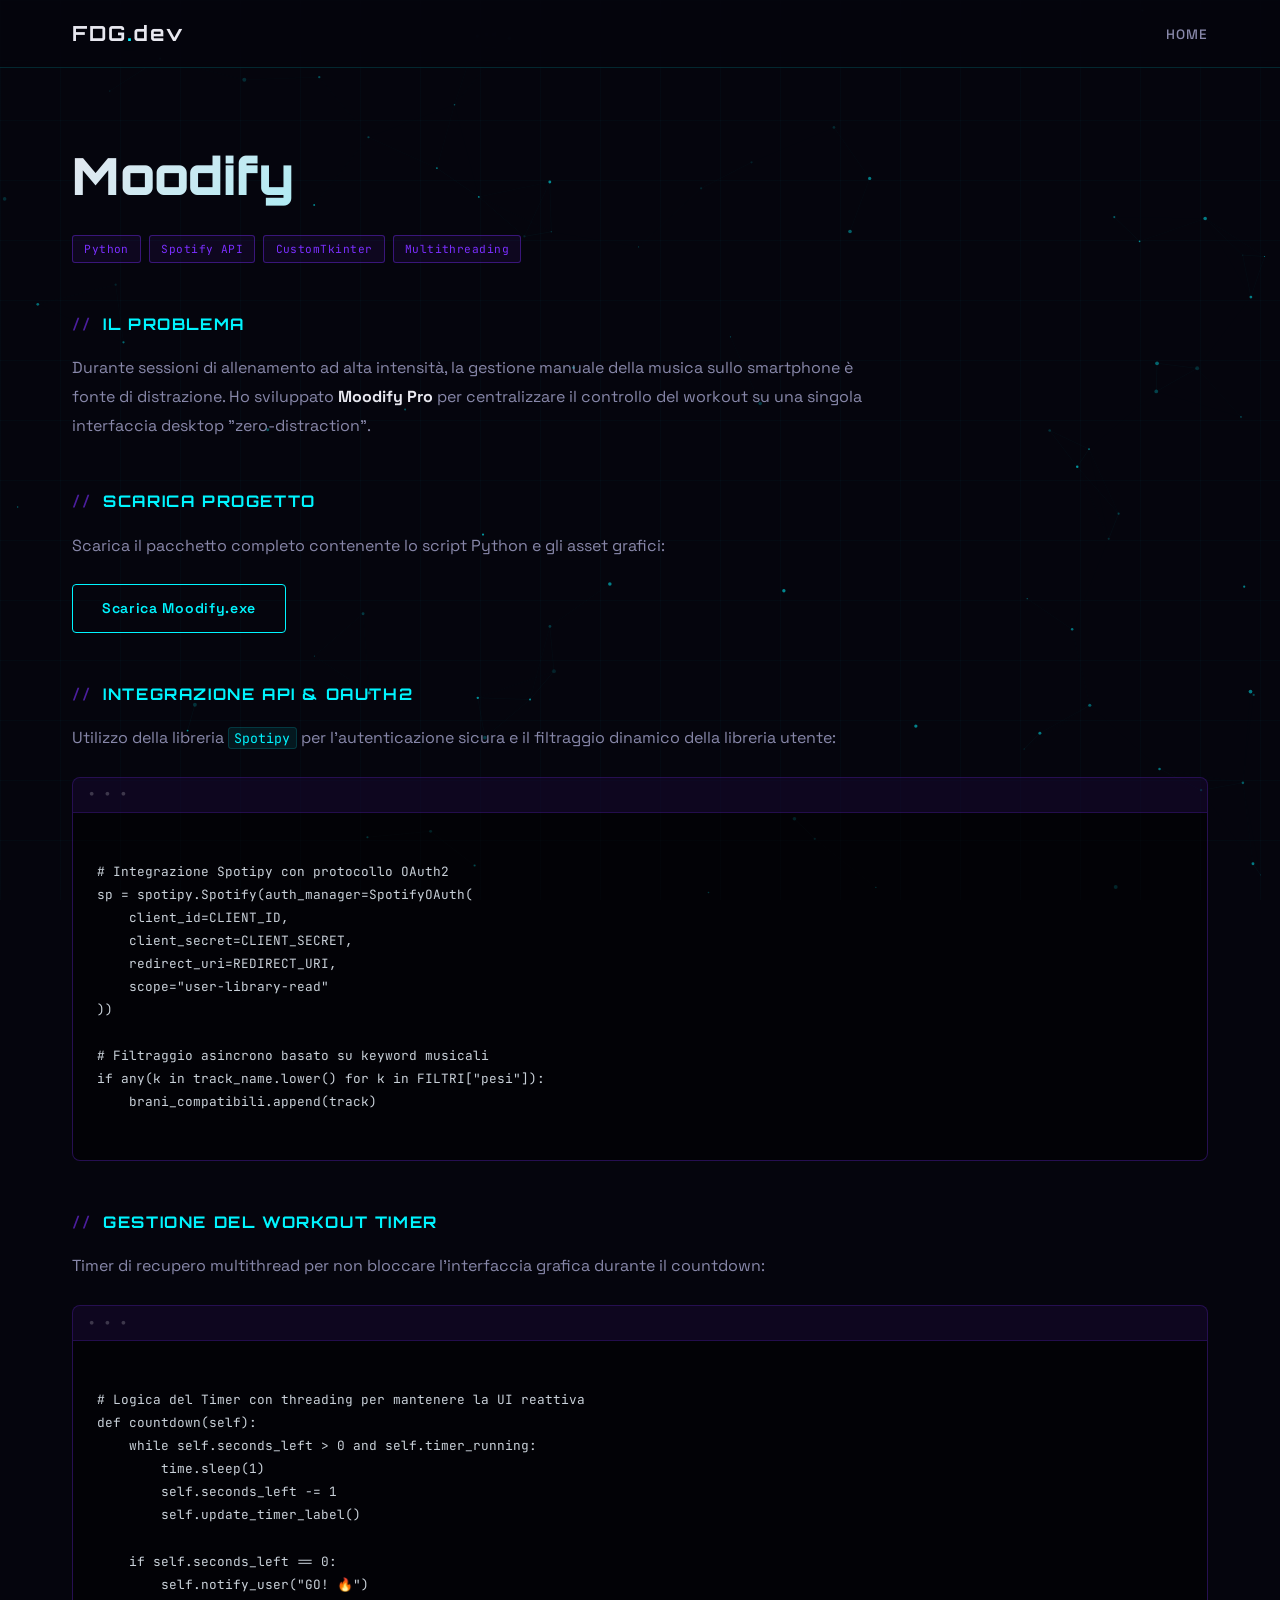
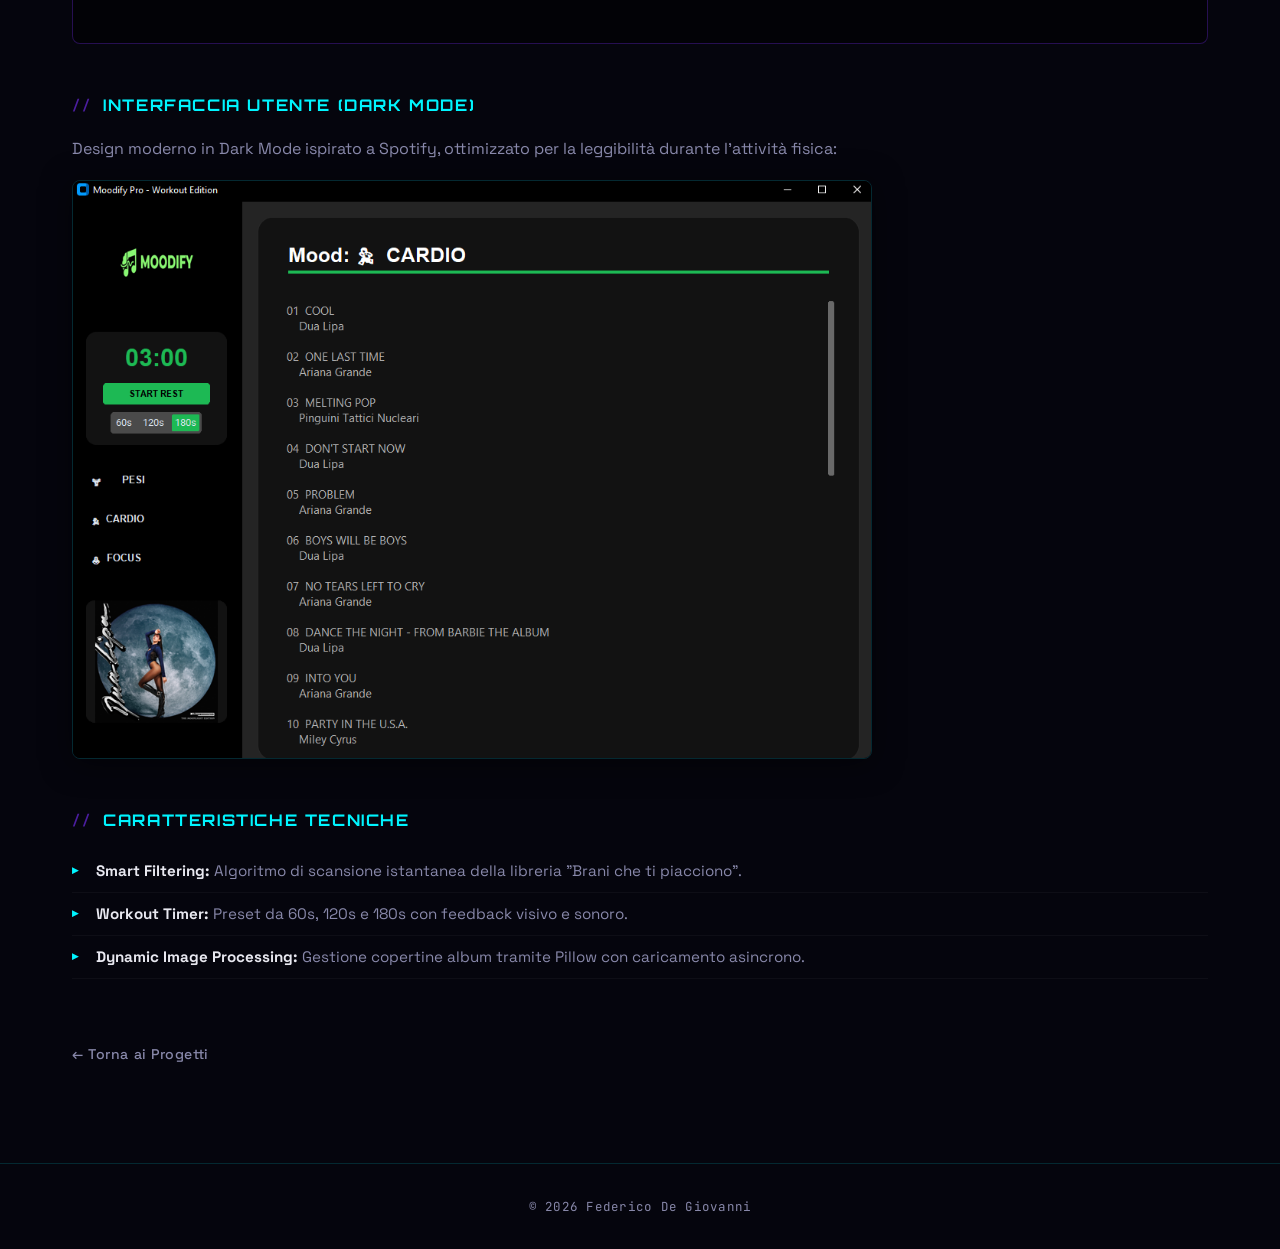
<file: progetto-spotify.html>
<!DOCTYPE html>
<html lang="it">
<head>
    <meta charset="UTF-8">
    <meta name="viewport" content="width=device-width, initial-scale=1.0">
    <title>Moodify — Federico De Giovanni</title>
    <meta name="description" content="Moodify Pro: app desktop Python con Spotify OAuth2 per playlist da allenamento e timer workout multithread.">
    <meta property="og:title" content="Moodify — Federico De Giovanni">
    <meta property="og:description" content="App Python che integra Spotify API per creare playlist dinamiche da palestra con timer di recupero.">
    <meta property="og:type" content="website">
    <link rel="icon" href="favicon.svg" type="image/svg+xml">
    <link rel="stylesheet" href="style.css">
</head>
<body>

<canvas id="bg-canvas"></canvas>

<header>
    <div class="container">
        <h1><a href="index.html">FDG<span>.</span>dev</a></h1>
        <button class="nav-toggle" id="nav-toggle" aria-label="Menu">☰</button>
        <nav>
            <ul>
                <li><a href="index.html">Home</a></li>
            </ul>
        </nav>
    </div>
</header>

<section class="project-page">
    <div class="container">

        <div class="reveal">
            <h2>Moodify</h2>
            <div class="tags" style="margin-bottom:2rem;">
                <span>Python</span><span>Spotify API</span><span>CustomTkinter</span><span>Multithreading</span>
            </div>
        </div>

        <div class="project-details">

            <h3>Il Problema</h3>
            <p>
                Durante sessioni di allenamento ad alta intensità, la gestione manuale della musica sullo smartphone è fonte
                di distrazione. Ho sviluppato <strong>Moodify Pro</strong> per centralizzare il controllo del workout
                su una singola interfaccia desktop "zero-distraction".
            </p>

            <h3>Scarica Progetto</h3>
            <p>Scarica il pacchetto completo contenente lo script Python e gli asset grafici:</p>
            <a href="Moodify.exe" download class="btn" style="margin-top:.5rem; display:inline-flex;">
                Scarica Moodify.exe
            </a>

            <h3>Integrazione API &amp; OAuth2</h3>
            <p>Utilizzo della libreria <code>Spotipy</code> per l'autenticazione sicura e il filtraggio dinamico della libreria utente:</p>

            <pre class="code-box"><code>
# Integrazione Spotipy con protocollo OAuth2
sp = spotipy.Spotify(auth_manager=SpotifyOAuth(
    client_id=CLIENT_ID,
    client_secret=CLIENT_SECRET,
    redirect_uri=REDIRECT_URI,
    scope="user-library-read"
))

# Filtraggio asincrono basato su keyword musicali
if any(k in track_name.lower() for k in FILTRI["pesi"]):
    brani_compatibili.append(track)
            </code></pre>

            <h3>Gestione del Workout Timer</h3>
            <p>Timer di recupero multithread per non bloccare l'interfaccia grafica durante il countdown:</p>

            <pre class="code-box"><code>
# Logica del Timer con threading per mantenere la UI reattiva
def countdown(self):
    while self.seconds_left > 0 and self.timer_running:
        time.sleep(1)
        self.seconds_left -= 1
        self.update_timer_label()

    if self.seconds_left == 0:
        self.notify_user("GO! 🔥")
            </code></pre>

            <h3>Interfaccia Utente (Dark Mode)</h3>
            <p>Design moderno in Dark Mode ispirato a Spotify, ottimizzato per la leggibilità durante l'attività fisica:</p>
            <img src="Moodify.png" alt="Moodify Pro Interface" class="project-img" loading="lazy">

            <h3>Caratteristiche Tecniche</h3>
            <ul>
                <li><strong>Smart Filtering:</strong> Algoritmo di scansione istantanea della libreria "Brani che ti piacciono".</li>
                <li><strong>Workout Timer:</strong> Preset da 60s, 120s e 180s con feedback visivo e sonoro.</li>
                <li><strong>Dynamic Image Processing:</strong> Gestione copertine album tramite Pillow con caricamento asincrono.</li>
            </ul>

        </div>

        <a href="index.html#progetti" class="back-link">&larr; Torna ai Progetti</a>

    </div>
</section>

<footer>
    <p>© 2026 Federico De Giovanni</p>
</footer>

<script src="script.js"></script>

</body>
</html>
</file>
<file: style.css>
@import url('https://fonts.googleapis.com/css2?family=Orbitron:wght@400;500;700;900&family=Space+Grotesk:wght@300;400;500;600&family=JetBrains+Mono:wght@400;500&display=swap');

:root {
    --bg-primary: #05050d;
    --bg-secondary: #0a0a1a;
    --bg-card: rgba(10, 10, 30, 0.75);
    --cyan: #00f5ff;
    --purple: #7b2fff;
    --pink: #ff006e;
    --green: #00ff88;
    --text-primary: #e8e8f0;
    --text-secondary: #8888aa;
    --border-subtle: rgba(0, 245, 255, 0.15);
    --glow-cyan: 0 0 20px rgba(0,245,255,0.4), 0 0 60px rgba(0,245,255,0.1);
    --glow-purple: 0 0 20px rgba(123,47,255,0.4), 0 0 60px rgba(123,47,255,0.1);
    --transition: all 0.3s cubic-bezier(0.4,0,0.2,1);
}

*, *::before, *::after { margin:0; padding:0; box-sizing:border-box; }

html {
    scroll-behavior: smooth;
    scrollbar-width: thin;
    scrollbar-color: var(--cyan) var(--bg-secondary);
}
::-webkit-scrollbar { width: 5px; }
::-webkit-scrollbar-track { background: var(--bg-secondary); }
::-webkit-scrollbar-thumb { background: var(--cyan); border-radius: 3px; }

body {
    font-family: 'Space Grotesk', sans-serif;
    background-color: var(--bg-primary);
    color: var(--text-primary);
    line-height: 1.7;
    overflow-x: hidden;
}

#bg-canvas {
    position: fixed; top:0; left:0;
    width:100%; height:100%;
    z-index: 0; pointer-events: none;
}

body::before {
    content:'';
    position: fixed; inset:0;
    background-image:
        linear-gradient(rgba(0,245,255,0.025) 1px, transparent 1px),
        linear-gradient(90deg, rgba(0,245,255,0.025) 1px, transparent 1px);
    background-size: 60px 60px;
    z-index: 0; pointer-events: none;
}

.container { max-width:1200px; margin:0 auto; padding:0 2rem; position:relative; z-index:1; }

/* ── NAV TOGGLE (hamburger) ── */
.nav-toggle {
    display:none;
    background:transparent; border:1px solid var(--border-subtle);
    color:var(--text-secondary); font-size:1.2rem;
    width:36px; height:36px; border-radius:4px;
    cursor:pointer; transition:var(--transition);
    align-items:center; justify-content:center;
}
.nav-toggle:hover { border-color:var(--cyan); color:var(--cyan); box-shadow:var(--glow-cyan); }

/* ── HEADER ── */
header {
    position: sticky; top:0; z-index:100;
    padding: 1rem 0;
    background: rgba(5,5,13,0.85);
    backdrop-filter: blur(20px);
    -webkit-backdrop-filter: blur(20px);
    border-bottom: 1px solid var(--border-subtle);
}
header .container { display:flex; align-items:center; justify-content:space-between; }
header h1 { font-family:'Orbitron',sans-serif; font-size:1.3rem; font-weight:700; letter-spacing:.1em; }
header h1 a { text-decoration:none; color:inherit; transition:var(--transition); }
header h1 a:hover { color:var(--cyan); }
header h1 span { color:var(--cyan); text-shadow:var(--glow-cyan); }

nav ul { list-style:none; display:flex; align-items:center; gap:2rem; }
nav ul li a {
    text-decoration:none; color:var(--text-secondary);
    font-size:.85rem; font-weight:500; letter-spacing:.08em;
    text-transform:uppercase; transition:var(--transition);
    position:relative; padding-bottom:4px;
}
nav ul li a::after {
    content:''; position:absolute; bottom:0; left:0;
    width:0; height:1px;
    background:var(--cyan); box-shadow:var(--glow-cyan);
    transition:width .3s ease;
}
nav ul li a:hover, nav ul li a.active {
    color:var(--cyan); text-shadow:0 0 10px rgba(0,245,255,.5);
}
nav ul li a:hover::after, nav ul li a.active::after { width:100%; }

#theme-toggle {
    background:transparent !important; border:1px solid var(--border-subtle) !important;
    cursor:pointer; font-size:.9rem !important;
    width:34px; height:34px; border-radius:50%;
    display:flex; align-items:center; justify-content:center;
    transition:var(--transition); color:var(--text-secondary);
}
#theme-toggle:hover { border-color:var(--cyan) !important; box-shadow:var(--glow-cyan); }

/* ── HERO ── */
#hero {
    position:relative; z-index:1;
    min-height:100vh;
    display:flex; align-items:center; justify-content:center;
    text-align:center; overflow:hidden;
}
#hero::before {
    content:''; position:absolute; inset:0;
    background:
        radial-gradient(ellipse 80% 60% at 50% 50%, rgba(0,245,255,.06) 0%, transparent 70%),
        radial-gradient(ellipse 50% 40% at 80% 20%, rgba(123,47,255,.09) 0%, transparent 60%);
}
.hero-content { position:relative; z-index:2; max-width:900px; padding:2rem; }

.hero-badge {
    display:inline-flex; align-items:center; gap:.5rem;
    padding:.35rem 1.2rem;
    border:1px solid var(--border-subtle); border-radius:50px;
    font-size:.72rem; color:var(--cyan); letter-spacing:.15em;
    text-transform:uppercase; margin-bottom:2rem;
    background:rgba(0,245,255,.05);
}
.hero-badge .dot {
    width:6px; height:6px; background:var(--green);
    border-radius:50%; box-shadow:0 0 6px var(--green);
    animation:pulse 2s infinite;
}
@keyframes pulse {
    0%,100% { opacity:1; transform:scale(1); }
    50% { opacity:.4; transform:scale(.8); }
}

#hero h2 {
    font-family:'Orbitron',sans-serif;
    font-size:clamp(2.2rem,6vw,4.5rem);
    font-weight:900; line-height:1.15; margin-bottom:1.5rem;
}
#hero h2 .highlight {
    background:linear-gradient(135deg, var(--cyan), var(--purple));
    -webkit-background-clip:text; -webkit-text-fill-color:transparent;
    background-clip:text;
    filter:drop-shadow(0 0 30px rgba(0,245,255,.3));
}
#hero p { font-size:1.1rem; color:var(--text-secondary); margin-bottom:2.5rem; max-width:540px; margin-left:auto; margin-right:auto; }

.hero-typed {
    font-family:'JetBrains Mono',monospace;
    font-size:.95rem; color:var(--cyan);
    margin-bottom:2.5rem; min-height:1.4em;
}
.cursor-blink { animation:blink .7s infinite; }
@keyframes blink { 0%,100% { opacity:1; } 50% { opacity:0; } }

.hero-cta { display:flex; gap:1rem; justify-content:center; flex-wrap:wrap; }

.btn, a.btn {
    display:inline-flex; align-items:center; gap:.5rem;
    padding:.7rem 1.8rem; border-radius:4px;
    font-family:'Space Grotesk',sans-serif;
    font-weight:600; font-size:.88rem; letter-spacing:.05em;
    text-decoration:none; transition:var(--transition);
    cursor:pointer; color:var(--cyan);
    background:transparent; border:1px solid var(--cyan);
}
.btn:hover, a.btn:hover {
    background:rgba(0,245,255,.1);
    box-shadow:var(--glow-cyan);
    transform:translateY(-2px);
    text-decoration:none; color:var(--cyan);
}
.btn-primary {
    background:linear-gradient(135deg,var(--cyan),var(--purple));
    color:var(--bg-primary); border:none;
}
.btn-primary:hover {
    transform:translateY(-2px);
    box-shadow:0 8px 30px rgba(0,245,255,.4);
    color:var(--bg-primary);
}

.scroll-indicator {
    position:absolute; bottom:2rem; left:50%; transform:translateX(-50%);
    display:flex; flex-direction:column; align-items:center; gap:.4rem;
    color:var(--text-secondary); font-size:.7rem; letter-spacing:.15em;
    text-transform:uppercase; animation:bounce 2s infinite;
}
.scroll-indicator .arrow {
    width:18px; height:18px;
    border-right:1px solid var(--cyan); border-bottom:1px solid var(--cyan);
    transform:rotate(45deg); margin-top:4px;
}
@keyframes bounce {
    0%,100% { transform:translateX(-50%) translateY(0); }
    50% { transform:translateX(-50%) translateY(8px); }
}

/* ── SECTIONS ── */
.section-header { text-align:center; margin-bottom:4rem; position:relative; z-index:1; }
.section-eyebrow {
    font-family:'JetBrains Mono',monospace; font-size:.72rem;
    color:var(--cyan); letter-spacing:.3em; text-transform:uppercase; margin-bottom:.75rem;
}
.section-header h3 {
    font-family:'Orbitron',sans-serif;
    font-size:clamp(1.8rem,4vw,2.5rem); font-weight:700;
}
.section-line {
    width:60px; height:2px;
    background:linear-gradient(90deg,var(--cyan),var(--purple));
    margin:1rem auto 0; border-radius:2px;
    box-shadow:0 0 10px rgba(0,245,255,.5);
}

/* ── CARD THUMBNAIL ── */
.card-thumb {
    margin: -2rem -2rem 1.5rem -2rem;
    height: 160px;
    overflow: hidden;
    border-radius: 8px 8px 0 0;
    position: relative;
}
.card-thumb img {
    width:100%; height:100%;
    object-fit:cover;
    transition: transform .4s ease;
    display:block;
}
.card:hover .card-thumb img { transform: scale(1.04); }
.card-thumb::after {
    content:'';
    position:absolute; bottom:0; left:0; right:0; height:60px;
    background:linear-gradient(to bottom, transparent, var(--bg-card));
}

/* ── PROJECTS ── */
#progetti { padding:6rem 0; position:relative; z-index:1; }
.grid-progetti { display:grid; grid-template-columns:repeat(3,1fr); gap:1.5rem; }
.card-center { grid-column:2; }

.card {
    background:var(--bg-card); border:1px solid var(--border-subtle);
    border-radius:8px; padding:2rem;
    backdrop-filter:blur(20px); -webkit-backdrop-filter:blur(20px);
    transition:var(--transition); position:relative; overflow:hidden;
}
.card::before {
    content:''; position:absolute; top:0; left:0; right:0; height:2px;
    background:linear-gradient(90deg,transparent,var(--cyan),transparent);
    opacity:0; transition:opacity .3s;
}
.card:hover { border-color:rgba(0,245,255,.4); box-shadow:0 8px 40px rgba(0,245,255,.1); transform:translateY(-6px); }
.card:hover::before { opacity:1; }

.card-number { font-family:'JetBrains Mono',monospace; font-size:.68rem; color:var(--cyan); opacity:.4; letter-spacing:.2em; margin-bottom:1rem; }
.card h4 { font-family:'Orbitron',sans-serif; font-size:1.05rem; font-weight:700; margin-bottom:.75rem; }
.card p { color:var(--text-secondary); font-size:.9rem; margin-bottom:1.25rem; }

.tags { display:flex; flex-wrap:wrap; gap:.5rem; margin-bottom:1.5rem; }
.tags span {
    font-family:'JetBrains Mono',monospace; font-size:.7rem;
    padding:.2rem .7rem; border-radius:3px;
    border:1px solid rgba(123,47,255,.4);
    color:var(--purple); background:rgba(123,47,255,.08);
    letter-spacing:.04em;
}

.project-link {
    display:inline-flex; align-items:center; gap:.4rem;
    color:var(--cyan); text-decoration:none;
    font-size:.85rem; font-weight:600; letter-spacing:.04em;
    transition:var(--transition);
}
.project-link:hover { gap:.8rem; text-shadow:0 0 10px rgba(0,245,255,.5); }

/* ── CONTACTS ── */
#contatti { padding:6rem 0; position:relative; z-index:1; }
.contact-box {
    background:var(--bg-card); border:1px solid var(--border-subtle);
    border-radius:12px; padding:4rem; text-align:center;
    backdrop-filter:blur(20px); position:relative; overflow:hidden;
    max-width:680px; margin:0 auto;
}
.contact-box::after {
    content:''; position:absolute; inset:-1px; border-radius:13px;
    background:linear-gradient(135deg,rgba(0,245,255,.15),rgba(123,47,255,.15));
    z-index:-1;
}
.contact-box h3 {
    font-family:'Orbitron',sans-serif; font-size:1.8rem; font-weight:700;
    margin-bottom:1rem;
    background:linear-gradient(135deg,var(--cyan),var(--purple));
    -webkit-background-clip:text; -webkit-text-fill-color:transparent; background-clip:text;
}
.contact-box p { color:var(--text-secondary); margin-bottom:2rem; }
.social-links { display:flex; flex-direction:column; align-items:center; gap:1.5rem; }
.links-row { display:flex; align-items:center; gap:1.5rem; }
.links-row a {
    color:var(--text-secondary); text-decoration:none;
    font-size:.85rem; font-weight:500; letter-spacing:.1em;
    text-transform:uppercase; transition:var(--transition);
}
.links-row a:hover { color:var(--cyan); text-shadow:0 0 10px rgba(0,245,255,.5); }
.links-row span { color:var(--border-subtle); }

/* ── FOOTER ── */
footer {
    padding:2rem 0; border-top:1px solid var(--border-subtle);
    text-align:center; position:relative; z-index:1;
}
footer p { color:var(--text-secondary); font-family:'JetBrains Mono',monospace; font-size:.78rem; letter-spacing:.1em; }

/* ── CHI SONO ── */
.page-section { padding:5rem 0; position:relative; z-index:1; }

.profile-header {
    display:flex; align-items:flex-start; gap:3rem;
    margin-bottom:3rem;
    background:var(--bg-card); border:1px solid var(--border-subtle);
    border-radius:12px; padding:3rem; backdrop-filter:blur(20px);
}
.profile-pic {
    width:150px; height:150px; border-radius:8px;
    object-fit:cover; border:2px solid var(--cyan);
    box-shadow:var(--glow-cyan); flex-shrink:0;
    filter:grayscale(20%) contrast(1.05);
}
.profile-bio h2 {
    font-family:'Orbitron',sans-serif; font-size:1.8rem; font-weight:900; margin-bottom:.5rem;
    background:linear-gradient(135deg,var(--text-primary),var(--cyan));
    -webkit-background-clip:text; -webkit-text-fill-color:transparent; background-clip:text;
}
.profile-bio .subtitle {
    font-family:'JetBrains Mono',monospace; font-size:.82rem;
    color:var(--cyan); margin-bottom:1.25rem; opacity:.8; letter-spacing:.04em;
}
.profile-bio p { color:var(--text-secondary); font-size:.95rem; }

.cv-layout { display:grid; grid-template-columns:1fr 1fr; gap:1.5rem; }

.cv-section {
    background:var(--bg-card); border:1px solid var(--border-subtle);
    border-radius:8px; padding:2rem; backdrop-filter:blur(20px); transition:var(--transition);
}
.cv-section:hover { border-color:rgba(0,245,255,.3); }
.cv-section h3 {
    font-family:'Orbitron',sans-serif; font-size:.88rem; font-weight:700;
    color:var(--cyan); margin-bottom:1.5rem; padding-bottom:.75rem;
    border-bottom:1px solid var(--border-subtle);
    text-transform:uppercase; letter-spacing:.1em;
}

.education-item { margin-bottom:1.5rem; padding-bottom:1.5rem; border-bottom:1px solid rgba(255,255,255,.04); }
.education-item:last-child { margin-bottom:0; padding-bottom:0; border-bottom:none; }
.education-item h4 { font-family:'Orbitron',sans-serif; font-size:.85rem; color:var(--text-primary); margin-bottom:.4rem; }
.institution { font-family:'JetBrains Mono',monospace; font-size:.75rem; color:var(--cyan); margin-bottom:.5rem; opacity:.7; }
.details, .exams { font-size:.85rem; color:var(--text-secondary); margin-bottom:.3rem; }

.skill-category { margin-bottom:1.5rem; }
.skill-category:last-child { margin-bottom:0; }
.skill-category h4 { font-family:'JetBrains Mono',monospace; font-size:.72rem; color:var(--text-secondary); text-transform:uppercase; letter-spacing:.15em; margin-bottom:.75rem; }

.download-section { grid-column:1/-1; text-align:center; background:linear-gradient(135deg,rgba(0,245,255,.04),rgba(123,47,255,.04)); }
.download-section p { color:var(--text-secondary); margin-bottom:1.5rem; }

/* ── PROJECT PAGES ── */
.project-page { padding:4rem 0 3rem; position:relative; z-index:1; }
.project-page h2 {
    font-family:'Orbitron',sans-serif;
    font-size:clamp(2rem,5vw,3.2rem); font-weight:900; margin-bottom:1rem;
    background:linear-gradient(135deg,var(--text-primary),var(--cyan));
    -webkit-background-clip:text; -webkit-text-fill-color:transparent; background-clip:text;
}

.project-details h3 {
    font-family:'Orbitron',sans-serif; font-size:1rem; font-weight:700;
    color:var(--cyan); margin:3rem 0 1rem;
    text-transform:uppercase; letter-spacing:.1em;
    display:flex; align-items:center; gap:.75rem;
}
.project-details h3::before { content:'//'; color:var(--purple); font-family:'JetBrains Mono',monospace; opacity:.6; font-size:.85em; }
.project-details p { color:var(--text-secondary); line-height:1.8; margin-bottom:1rem; max-width:800px; }
.project-details ul { list-style:none; padding:0; margin-bottom:1rem; }
.project-details ul li {
    color:var(--text-secondary); padding:.5rem 0 .5rem 1.5rem;
    position:relative; font-size:.95rem; line-height:1.7;
    border-bottom:1px solid rgba(255,255,255,.04);
}
.project-details ul li::before { content:'▶'; position:absolute; left:0; color:var(--cyan); font-size:.55rem; top:.8rem; }
.project-details strong { color:var(--text-primary); }
.project-details code {
    font-family:'JetBrains Mono',monospace; font-size:.83em;
    color:var(--cyan); background:rgba(0,245,255,.08);
    padding:.1em .4em; border-radius:3px; border:1px solid rgba(0,245,255,.15);
}

.code-box {
    background:rgba(0,0,0,.5); border:1px solid rgba(123,47,255,.3);
    border-radius:8px; padding:0; overflow:hidden; margin:1.5rem 0;
}
.code-box::before {
    content:'● ● ●'; display:block; padding:.6rem 1rem;
    background:rgba(123,47,255,.1); border-bottom:1px solid rgba(123,47,255,.2);
    font-size:.55rem; color:rgba(255,255,255,.2); letter-spacing:.3em;
}
.code-box code {
    display:block; padding:1.5rem;
    font-family:'JetBrains Mono',monospace; font-size:.8rem;
    line-height:1.8; color:#c9d1d9;
    background:transparent; border:none !important;
    white-space:pre; overflow-x:auto;
}

.project-img {
    width:100%; max-width:800px;
    border-radius:8px; border:1px solid var(--border-subtle);
    margin:1rem 0; display:block;
    transition:var(--transition); box-shadow:0 4px 30px rgba(0,0,0,.5);
}
.project-img:hover { border-color:rgba(0,245,255,.4); box-shadow:0 8px 40px rgba(0,245,255,.15); transform:scale(1.01); }

.back-link {
    display:inline-flex; align-items:center; gap:.5rem;
    color:var(--text-secondary); text-decoration:none;
    font-size:.88rem; font-weight:500; margin:3rem 0;
    transition:var(--transition); letter-spacing:.04em;
}
.back-link:hover { color:var(--cyan); gap:.8rem; }

/* ── SCROLL REVEAL ── */
.reveal { opacity:0; transform:translateY(28px); transition:opacity .6s ease, transform .6s ease; }
.reveal.visible { opacity:1; transform:translateY(0); }

/* ── RESPONSIVE ── */
@media(max-width:900px){
    .grid-progetti { grid-template-columns:repeat(2,1fr); }
    .card-center { grid-column:1/-1; max-width:420px; margin:0 auto; width:100%; }
}

@media(max-width:640px){
    .nav-toggle { display:flex; }

    nav ul {
        display:none; flex-direction:column; gap:0;
        position:absolute; top:100%; left:0; right:0;
        background:rgba(5,5,13,0.97);
        backdrop-filter:blur(20px);
        border-bottom:1px solid var(--border-subtle);
        padding:.5rem 0;
    }
    nav ul.open { display:flex; }
    nav ul li a { display:block; padding:.75rem 2rem; font-size:.95rem; }

    .grid-progetti { grid-template-columns:1fr; }
    .card-center { grid-column:1; max-width:100%; }

    header .container { flex-wrap:wrap; gap:.75rem; }
    header h1 { font-size:1.1rem; }
    nav ul { gap:.75rem; }

    #hero h2 { font-size:clamp(1.8rem,8vw,3rem); }
    #hero p { font-size:1rem; }
    .hero-cta { flex-direction:column; align-items:center; }

    .profile-header { flex-direction:column; align-items:center; text-align:center; }
    .cv-layout { grid-template-columns:1fr; }
    .download-section { grid-column:1; }
    .contact-box { padding:2rem 1.25rem; }

    .project-page { padding:2.5rem 0 2rem; }
    .project-page h2 { font-size:clamp(1.6rem,6vw,2.5rem); }
    .code-box code { font-size:.72rem; padding:1rem; }
    .section-header { margin-bottom:2.5rem; }
    #progetti, #contatti { padding:4rem 0; }
    .page-section { padding:3rem 0; }

    .back-link { margin:2rem 0; }
    footer p { font-size:.72rem; }
}
</file>
